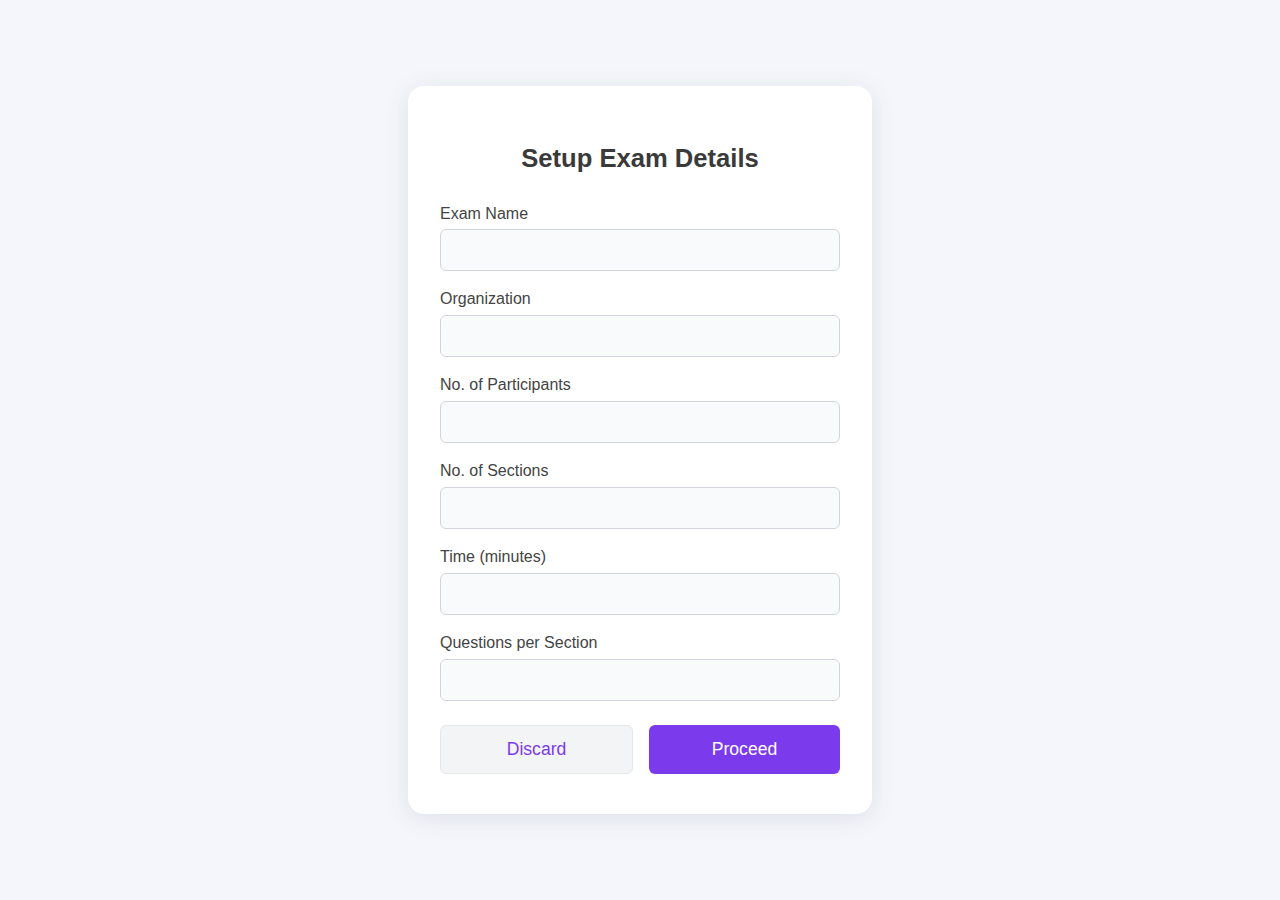
<file: Examcloud Ui/index.html>
<!DOCTYPE html>
<html lang="en">
<head>
  <meta charset="UTF-8">
  <title>Exam Conduction App</title>
  <link rel="stylesheet" href="styles.css">
</head>
<body>
  <main class="centered-card">
    <h1>Setup Exam Details</h1>
    <form id="examForm" autocomplete="off">
      <div class="form-row">
        <label for="examName">Exam Name</label>
        <input type="text" id="examName" required>
      </div>
      <div class="form-row">
        <label for="organization">Organization</label>
        <input type="text" id="organization" required>
      </div>
      <div class="form-row">
        <label for="participants">No. of Participants</label>
        <input type="number" id="participants" min="1" required>
      </div>
      <div class="form-row">
        <label for="sections">No. of Sections</label>
        <input type="number" id="sections" min="1" required>
      </div>
      <div class="form-row">
        <label for="time">Time (minutes)</label>
        <input type="number" id="time" min="1" required>
      </div>
      <div class="form-row">
        <label for="questionsPerSection">Questions per Section</label>
        <input type="number" id="questionsPerSection" min="1" required>
      </div>
      <div class="button-row">
        <button type="button" class="discard-btn">Discard</button>
        <button type="submit" class="proceed-btn">Proceed</button>
      </div>
    </form>
  </main>
  <script src="script.js"></script>
</body>
</html>
</file>
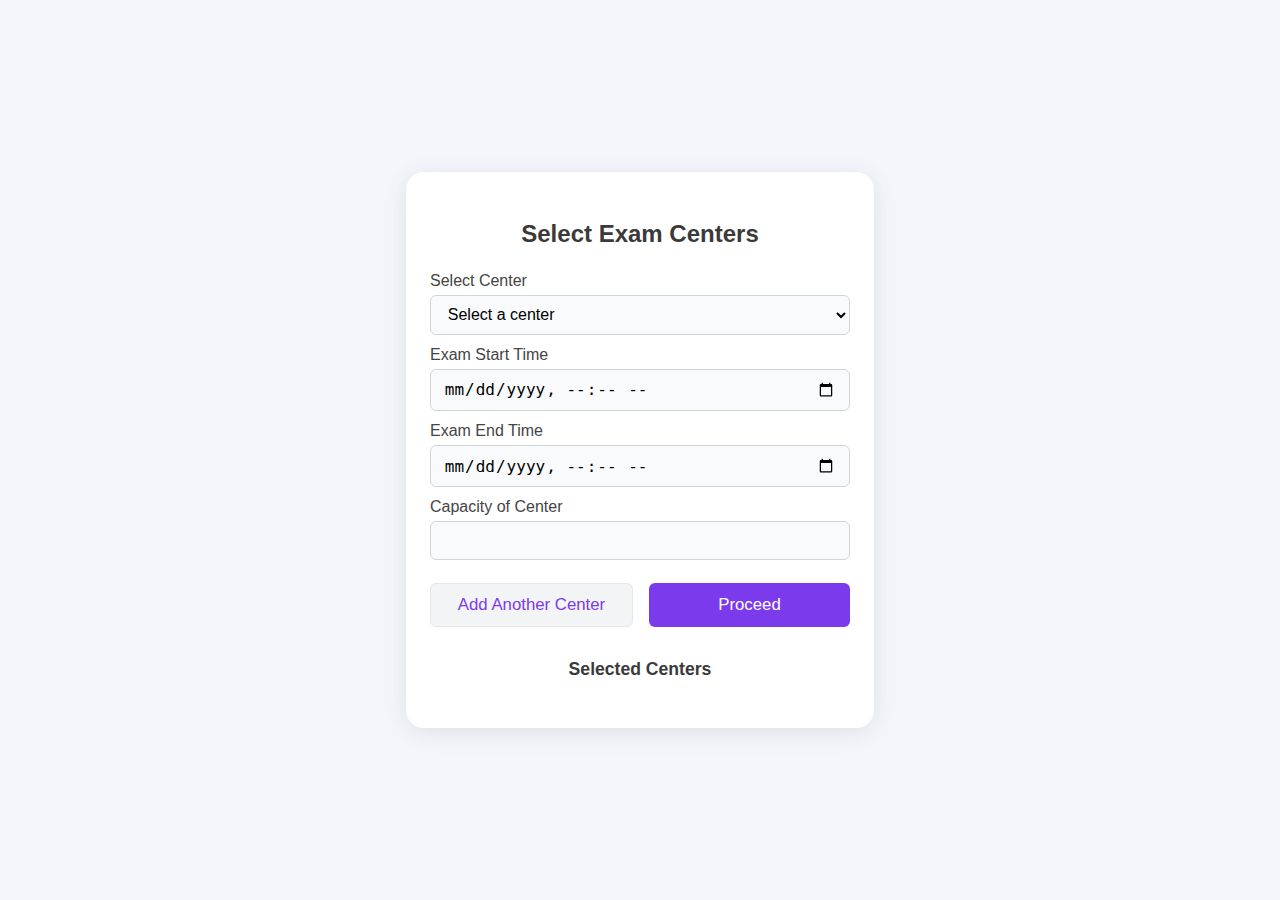
<file: Examcloud Ui/centers.html>
<!DOCTYPE html>
<html lang="en">
<head>
  <meta charset="UTF-8">
  <title>Select Exam Centers</title>
  <link rel="stylesheet" href="centers.css">
</head>
<body>
  <main class="centered-card">
    <h1>Select Exam Centers</h1>
    <form id="centerForm" autocomplete="off">
      <div class="form-row">
        <label for="centerSelect">Select Center</label>
        <select id="centerSelect" required>
          <option value="" disabled selected>Select a center</option>
          <option value="Center 1">Center 1</option>
          <option value="Center 2">Center 2</option>
          <option value="Center 3">Center 3</option>
          <option value="Center 4">Center 4</option>
        </select>
      </div>
      <div class="form-row">
        <label for="examStart">Exam Start Time</label>
        <input type="datetime-local" id="examStart" required>
      </div>
      <div class="form-row">
        <label for="examEnd">Exam End Time</label>
        <input type="datetime-local" id="examEnd" required>
      </div>
      <div class="form-row">
        <label for="centerCapacity">Capacity of Center</label>
        <input type="number" id="centerCapacity" min="1" required>
      </div>
      <div class="button-row">
        <button type="button" id="addCenterBtn">Add Another Center</button>
        <button type="submit" class="proceed-btn">Proceed</button>
      </div>
    </form>
    <section id="selectedCentersSection">
      <h2>Selected Centers</h2>
      <ul id="selectedCentersList"></ul>
    </section>
  </main>
  <script src="centers.js"></script>
</body>
</html>
</file>
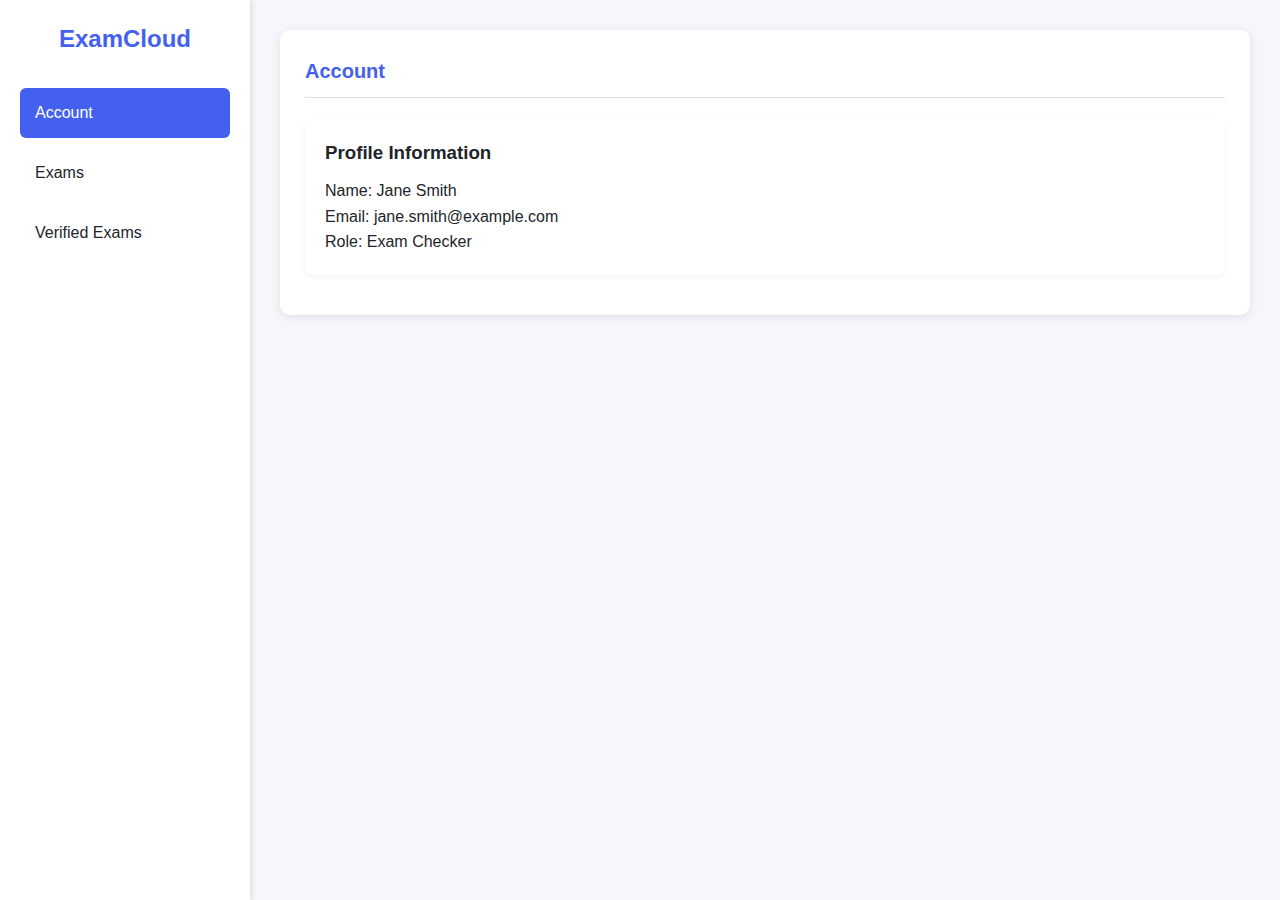
<file: Examcloud Ui/checker-dashboard.html>
<!DOCTYPE html>
<html lang="en">
<head>
    <meta charset="UTF-8">
    <meta name="viewport" content="width=device-width, initial-scale=1.0">
    <title>Checker Dashboard</title>
    <style>
        :root {
            --primary-color: #4361ee;
            --primary-hover: #3a56d4;
            --secondary-color: #f8f9fa;
            --border-color: #dee2e6;
            --text-color: #212529;
            --error-color: #dc3545;
            --success-color: #28a745;
        }
        
        * {
            box-sizing: border-box;
            margin: 0;
            padding: 0;
            font-family: 'Segoe UI', Tahoma, Geneva, Verdana, sans-serif;
        }
        
        body {
            background-color: #f5f7fa;
            color: var(--text-color);
            line-height: 1.6;
        }

        .dashboard-container {
            display: flex;
            min-height: 100vh;
        }

        .sidebar {
            width: 250px;
            background-color: white;
            padding: 20px;
            box-shadow: 2px 0 5px rgba(0, 0, 0, 0.1);
        }

        .main-content {
            flex: 1;
            padding: 30px;
        }

        .logo {
            font-size: 24px;
            font-weight: bold;
            color: var(--primary-color);
            margin-bottom: 30px;
            text-align: center;
        }

        .nav-menu {
            list-style: none;
        }

        .nav-item {
            margin-bottom: 10px;
        }

        .nav-link {
            display: block;
            padding: 12px 15px;
            color: var(--text-color);
            text-decoration: none;
            border-radius: 6px;
            transition: background-color 0.3s;
        }

        .nav-link:hover, .nav-link.active {
            background-color: var(--primary-color);
            color: white;
        }

        .section {
            background-color: white;
            border-radius: 10px;
            padding: 25px;
            box-shadow: 0 2px 10px rgba(0, 0, 0, 0.1);
            margin-bottom: 20px;
        }

        .section-title {
            font-size: 20px;
            font-weight: 600;
            color: var(--primary-color);
            margin-bottom: 20px;
            padding-bottom: 10px;
            border-bottom: 1px solid var(--border-color);
        }

        .card {
            background-color: white;
            border-radius: 8px;
            padding: 20px;
            margin-bottom: 15px;
            box-shadow: 0 2px 5px rgba(0, 0, 0, 0.05);
            cursor: pointer;
            transition: transform 0.2s;
        }

        .card:hover {
            transform: translateY(-2px);
        }

        .card-title {
            font-weight: 600;
            margin-bottom: 10px;
        }

        .exam-list {
            display: grid;
            grid-template-columns: repeat(auto-fill, minmax(300px, 1fr));
            gap: 20px;
            margin-top: 20px;
        }

        .exam-card {
            background-color: white;
            border-radius: 8px;
            padding: 20px;
            box-shadow: 0 2px 5px rgba(0, 0, 0, 0.05);
            cursor: pointer;
            transition: transform 0.2s;
        }

        .exam-card:hover {
            transform: translateY(-2px);
        }

        .exam-info {
            margin-top: 10px;
            font-size: 14px;
            color: #666;
        }

        .status-badge {
            display: inline-block;
            padding: 5px 10px;
            border-radius: 15px;
            font-size: 12px;
            font-weight: 600;
            margin-top: 10px;
        }

        .status-pending {
            background-color: #fff3cd;
            color: #856404;
        }

        .status-verified {
            background-color: #d4edda;
            color: #155724;
        }

        .btn {
            padding: 10px 20px;
            background-color: var(--primary-color);
            color: white;
            border: none;
            border-radius: 6px;
            cursor: pointer;
            text-decoration: none;
            display: inline-block;
            transition: background-color 0.3s;
        }

        .btn:hover {
            background-color: var(--primary-hover);
        }
    </style>
</head>
<body>
    <div class="dashboard-container">
        <div class="sidebar">
            <div class="logo">ExamCloud</div>
            <ul class="nav-menu">
                <li class="nav-item">
                    <a href="#account" class="nav-link active">Account</a>
                </li>
                <li class="nav-item">
                    <a href="#exams" class="nav-link">Exams</a>
                </li>
                <li class="nav-item">
                    <a href="#verified" class="nav-link">Verified Exams</a>
                </li>
            </ul>
        </div>

        <div class="main-content">
            <!-- Account Section -->
            <div id="account" class="section">
                <h2 class="section-title">Account</h2>
                <div class="card">
                    <h3 class="card-title">Profile Information</h3>
                    <p>Name: Jane Smith</p>
                    <p>Email: jane.smith@example.com</p>
                    <p>Role: Exam Checker</p>
                </div>
            </div>

            <!-- Exams Section -->
            <div id="exams" class="section">
                <h2 class="section-title">Exams to Verify</h2>
                <div class="exam-list">
                    <div class="exam-card" onclick="window.location.href='checker.html'">
                        <h3 class="card-title">Mathematics Exam</h3>
                        <div class="exam-info">
                            <p>Created by: John Doe</p>
                            <p>Duration: 60 minutes</p>
                            <p>Questions: 20</p>
                            <span class="status-badge status-pending">Pending Verification</span>
                        </div>
                    </div>
                    <div class="exam-card" onclick="window.location.href='checker.html'">
                        <h3 class="card-title">Physics Exam</h3>
                        <div class="exam-info">
                            <p>Created by: John Doe</p>
                            <p>Duration: 90 minutes</p>
                            <p>Questions: 25</p>
                            <span class="status-badge status-pending">Pending Verification</span>
                        </div>
                    </div>
                </div>
            </div>

            <!-- Verified Exams Section -->
            <div id="verified" class="section">
                <h2 class="section-title">Verified Exams</h2>
                <div class="exam-list">
                    <div class="exam-card" onclick="window.location.href='verified-exams.html'">
                        <h3 class="card-title">Chemistry Exam</h3>
                        <div class="exam-info">
                            <p>Created by: John Doe</p>
                            <p>Duration: 75 minutes</p>
                            <p>Questions: 30</p>
                            <span class="status-badge status-verified">Verified</span>
                        </div>
                    </div>
                </div>
            </div>
        </div>
    </div>

    <script>
        // Add active class to current navigation item
        document.querySelectorAll('.nav-link').forEach(link => {
            link.addEventListener('click', function(e) {
                e.preventDefault();
                document.querySelectorAll('.nav-link').forEach(l => l.classList.remove('active'));
                this.classList.add('active');
                
                const targetId = this.getAttribute('href').substring(1);
                document.querySelectorAll('.section').forEach(section => {
                    section.style.display = 'none';
                });
                document.getElementById(targetId).style.display = 'block';
            });
        });

        // Show account section by default
        document.querySelectorAll('.section').forEach(section => {
            section.style.display = 'none';
        });
        document.getElementById('account').style.display = 'block';
    </script>
</body>
</html>
</file>
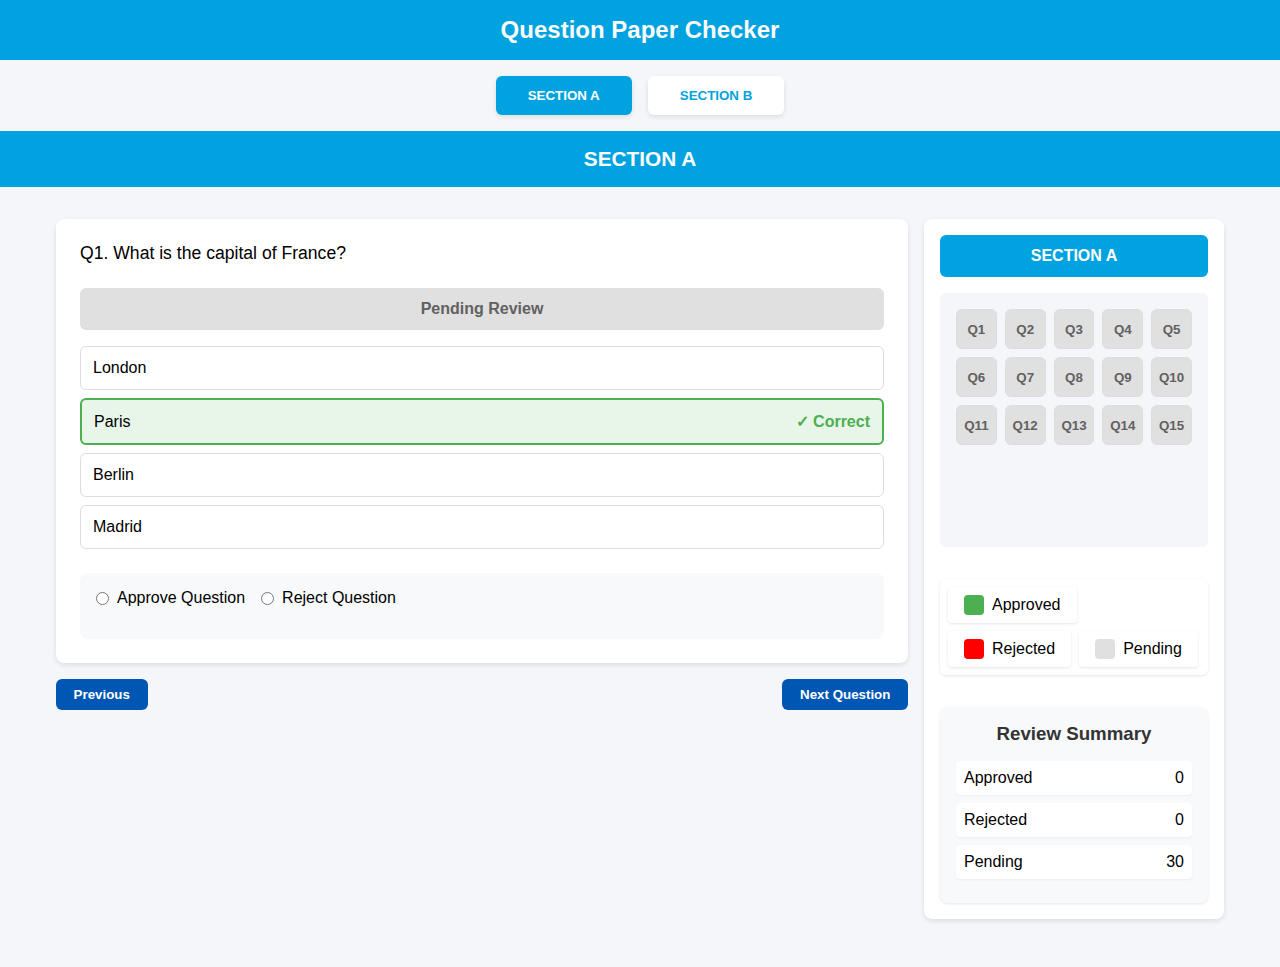
<file: Examcloud Ui/checker.html>
<!DOCTYPE html>
<html lang="en">
<head>
    <meta charset="UTF-8">
    <meta name="viewport" content="width=device-width, initial-scale=1.0">
    <title>Question Paper Checker Dashboard</title>
    <style>
        * {
            margin: 0;
            padding: 0;
            box-sizing: border-box;
            font-family: 'Segoe UI', Tahoma, Geneva, Verdana, sans-serif;
        }

        :root {
            --primary-color: #00A3E0;
            --secondary-color: #0056B3;
            --success-color: #4CAF50;
            --warning-color: red;
            --error-color: #FF4757;
            --background-color: #f5f6fa;
        }

        body {
            background-color: var(--background-color);
            min-height: 100vh;
            padding-bottom: 2rem;
        }

        .header {
            background:var(--primary-color) ;
            color: rgb(252, 251, 251);
            padding: 1rem;
            display: flex;
            justify-content: center;
            align-items: center;
            margin-bottom: 1rem;
        }

        .header .section-title {
         font-weight: bold;
         font-size: 1.3rem; 
        }
        
        .section-nav {
            display: flex;
            justify-content: center;
            gap: 1rem;
            margin: 1rem 0;
        }

        .section-btn {
            padding: 0.75rem 2rem;
            border: none;
            border-radius: 6px;
            background: white;
            color: var(--primary-color);
            cursor: pointer;
            font-weight: bold;
            box-shadow: 0 2px 5px rgba(0,0,0,0.1);
        }

        .section-btn.active {
            background: var(--primary-color);
            color: white;
        }

        .main-content {
            display: flex;
            gap: 1rem;
            padding: 1rem;
            max-width: 1200px;
            margin: 0 auto;
        }

        .question-panel {
            flex: 1;
            min-width: 0;
        }

        .analysis-panel {
            width: 300px;
            flex-shrink: 0;
        }

        .question-container {
            background: white;
            padding: 1.5rem;
            border-radius: 8px;
            box-shadow: 0 2px 5px rgba(0,0,0,0.1);
            margin-bottom: 1rem;
        }

        .question-text {
            font-size: 1.1rem;
            margin-bottom: 1.5rem;
        }

        .options-list {
            list-style: none;
            margin-bottom: 1.5rem;
        }

        .option-item {
            display: flex;
            align-items: center;
            padding: 0.75rem;
            margin: 0.5rem 0;
            border: 1px solid #ddd;
            border-radius: 6px;
            position: relative;
        }

        .correct-answer {
            background-color: #e8f5e9;
            border: 2px solid var(--success-color);
        }

        .correct-tick {
            color: var(--success-color);
            margin-left: auto;
            font-weight: bold;
        }

        .multiple-correct {
            border-left: 4px solid var(--primary-color);
        }

        .status-indicator {
            margin: 1rem 0;
            padding: 0.75rem;
            border-radius: 6px;
            font-weight: bold;
            text-align: center;
        }

        .verified-correct {
            background-color: var(--success-color);
            color: white;
        }

        .needs-correction {
            background-color: var(--warning-color);
            color: white;
        }

        .pending-review {
            background-color: #e0e0e0;
            color: #616161;
        }

        .approval-section {
            margin-top: 1.5rem;
            padding: 1rem;
            background: #f8f9fa;
            border-radius: 8px;
        }

        .approval-options {
            display: flex;
            gap: 1rem;
            margin-bottom: 1rem;
        }

        .approval-option {
            display: flex;
            align-items: center;
            gap: 0.5rem;
        }

        .remark-box {
            width: 100%;
            padding: 0.75rem;
            border: 1px solid #ddd;
            border-radius: 6px;
            min-height: 100px;
            resize: none;
            box-sizing: border-box;
            white-space: pre-wrap;
            word-wrap: break-word;
        }

        .navigation-buttons {
            display: flex;
            justify-content: space-between;
            gap: 1rem;
        }

        .nav-btn {
            padding: 0.5rem 1.1rem;
            border: none;
            border-radius: 6px;
            background: var(--secondary-color);
            color: white;
            cursor: pointer;
            font-weight: bold;
        }

        .question-analysis {
            padding: 1rem;
            background: white;
            border-radius: 8px;
            box-shadow: 0 2px 5px rgba(0,0,0,0.1);
            height: calc(100vh - 200px);
            display: flex;
            flex-direction: column;
        }

        .section-header {
            background: var(--primary-color);
            color: white;
            padding: 0.75rem;
            border-radius: 6px;
            margin-bottom: 1rem;
            text-align: center;
            font-weight: bold;
        }

        .grid-container {
            flex: 1;
            overflow-y: auto;
            margin-bottom: 1rem;
            padding: 0.5rem;
            border-radius: 6px;
            background: var(--background-color);
        }

        .question-grid {
            display: grid;
            grid-template-columns: repeat(5, 1fr);
            gap: 0.5rem;
            padding: 0.5rem;
        }

        .question-btn {
            border: 1px solid #ddd;
            border-radius: 6px;
            font-weight: bold;
            cursor: pointer;
            text-align: center;
            background: white;
            color: #333;
            min-height: 40px;
            display: flex;
            align-items: center;
            justify-content: center;
            transition: all 0.2s ease;
        }

        .question-btn:hover {
            transform: scale(1.05);
            box-shadow: 0 2px 5px rgba(0,0,0,0.2);
        }

        .question-btn.approved {
            background: var(--success-color);
            color: white;
            border: none;
        }

        .question-btn.rejected {
            background: var(--warning-color);
            color: white;
            border: none;
        }

        .question-btn.pending {
            background: #e0e0e0;
            color: #616161;
        }

        .legend {
            display: flex;
            flex-wrap: wrap;
            gap: 0.5rem;
            margin: 1rem 0;
            background: white;
            padding: 0.5rem;
            border-radius: 6px;
            box-shadow: 0 1px 3px rgba(0,0,0,0.1);
        }

        .legend-item {
            padding: 0.5rem 1rem;
            border-radius: 4px;
            display: flex;
            align-items: center;
            gap: 0.5rem;
            background: white;
            box-shadow: 0 1px 3px rgba(0,0,0,0.1);
        }

        .legend-color {
            width: 20px;
            height: 20px;
            border-radius: 4px;
        }

        .summary {
            background: #f8f9fa;
            padding: 1rem;
            border-radius: 8px;
            margin-top: 1rem;
            box-shadow: 0 1px 3px rgba(0,0,0,0.1);
        }

        .summary h3 {
            margin-bottom: 1rem;
            text-align: center;
            color: #333;
        }

        .summary-item {
            display: flex;
            justify-content: space-between;
            margin: 0.5rem 0;
            padding: 0.5rem;
            background: white;
            border-radius: 4px;
            box-shadow: 0 1px 2px rgba(0,0,0,0.05);
        }

        @media (max-width: 768px) {
            .main-content {
                flex-direction: column;
            }
            
            .analysis-panel {
                width: 100%;
            }
            
            .question-grid {
                grid-template-columns: repeat(4, 1fr);
            }
            
            .approval-options {
                flex-direction: column;
            }
        }
    </style>
</head>
<body>
    <div class="header">
        <h2>Question Paper Checker</h2>
    </div>

    <div class="section-nav">
        <button class="section-btn active" onclick="switchSection('A')">SECTION A</button>
        <button class="section-btn" onclick="switchSection('B')">SECTION B</button>
    </div>

    <div class="header">
        <div class="section-title">SECTION A</div>
    </div>

    <div class="main-content">
        <div class="question-panel">
            <div class="question-container" id="questionPanel">
                <div class="question-text" id="questionText"></div>
                <div class="status-indicator pending-review" id="statusIndicator">Pending Review</div>
                <div class="options-list" id="optionsList"></div>
                <div class="approval-section">
                    <div class="approval-options">
                        <label class="approval-option">
                            <input type="radio" name="approval" value="approved" id="approvedRadio">
                            <span>Approve Question</span>
                        </label>
                        <label class="approval-option">
                            <input type="radio" name="approval" value="rejected" id="rejectedRadio">
                            <span>Reject Question</span>
                        </label>
                    </div>
                    <textarea class="remark-box" id="remarkBox" placeholder="Enter correction remarks (required if rejected)" style="display: none;"></textarea>
                </div>
            </div>

            <div class="navigation-buttons">
                <button class="nav-btn" onclick="previousQuestion()">Previous</button>
                <button class="nav-btn" onclick="nextQuestion()" id="nextButton">Next Question</button>
            </div>
        </div>

        <div class="analysis-panel">
            <div class="question-analysis">
                <div class="section-header">SECTION A</div>
                <div class="grid-container">
                    <div class="question-grid" id="questionGrid"></div>
                </div>

                <div class="legend">
                    <div class="legend-item">
                        <div class="legend-color verified-correct"></div>
                        <span>Approved</span>
                    </div>
                    <div class="legend-item">
                        <div class="legend-color needs-correction"></div>
                        <span>Rejected</span>
                    </div>
                    <div class="legend-item">
                        <div class="legend-color pending-review"></div>
                        <span>Pending</span>
                    </div>
                </div>

                <div class="summary">
                    <h3>Review Summary</h3>
                    <div class="summary-item">
                        <span>Approved</span>
                        <span id="approvedCount">0</span>
                    </div>
                    <div class="summary-item">
                        <span>Rejected</span>
                        <span id="rejectedCount">0</span>
                    </div>
                    <div class="summary-item">
                        <span>Pending</span>
                        <span id="pendingCount">30</span>
                    </div>
                </div>
            </div>
        </div>
    </div>

    <script>
        // Complete question data with 30 questions (15 per section)
        const sectionData = {
            'A': {
                questions: [
                    {
                        text: "Q1. What is the capital of France?",
                        options: [
                            {text: "London", correct: false},
                            {text: "Paris", correct: true},
                            {text: "Berlin", correct: false},
                            {text: "Madrid", correct: false}
                        ],
                        type: "single",
                        status: "pending",
                        remark: ""
                    },
                    {
                        text: "Q2. Which numbers are prime? (Select all that apply)",
                        options: [
                            {text: "2", correct: true},
                            {text: "4", correct: false},
                            {text: "7", correct: true},
                            {text: "9", correct: false}
                        ],
                        type: "multiple",
                        status: "pending",
                        remark: ""
                    },
                    {
                        text: "Q3. What is the chemical symbol for Gold?",
                        options: [
                            {text: "Go", correct: false},
                            {text: "Au", correct: true},
                            {text: "Ag", correct: false},
                            {text: "Gd", correct: false}
                        ],
                        type: "single",
                        status: "pending",
                        remark: ""
                    },
                    {
                        text: "Q4. Which of these are programming languages? (Select all that apply)",
                        options: [
                            {text: "Java", correct: true},
                            {text: "HTML", correct: false},
                            {text: "Python", correct: true},
                            {text: "CSS", correct: false}
                        ],
                        type: "multiple",
                        status: "pending",
                        remark: ""
                    },
                    {
                        text: "Q5. Who painted the Mona Lisa?",
                        options: [
                            {text: "Vincent van Gogh", correct: false},
                            {text: "Pablo Picasso", correct: false},
                            {text: "Leonardo da Vinci", correct: true},
                            {text: "Michelangelo", correct: false}
                        ],
                        type: "single",
                        status: "pending",
                        remark: ""
                    },
                    {
                        text: "Q6. Which planets are gas giants? (Select all that apply)",
                        options: [
                            {text: "Mars", correct: false},
                            {text: "Jupiter", correct: true},
                            {text: "Venus", correct: false},
                            {text: "Saturn", correct: true}
                        ],
                        type: "multiple",
                        status: "pending",
                        remark: ""
                    },
                    {
                        text: "Q7. What is the largest ocean on Earth?",
                        options: [
                            {text: "Atlantic Ocean", correct: false},
                            {text: "Indian Ocean", correct: false},
                            {text: "Arctic Ocean", correct: false},
                            {text: "Pacific Ocean", correct: true}
                        ],
                        type: "single",
                        status: "pending",
                        remark: ""
                    },
                    {
                        text: "Q8. Which of these are mammals? (Select all that apply)",
                        options: [
                            {text: "Dolphin", correct: true},
                            {text: "Shark", correct: false},
                            {text: "Bat", correct: true},
                            {text: "Frog", correct: false}
                        ],
                        type: "multiple",
                        status: "pending",
                        remark: ""
                    },
                    {
                        text: "Q9. What is the square root of 64?",
                        options: [
                            {text: "4", correct: false},
                            {text: "6", correct: false},
                            {text: "8", correct: true},
                            {text: "10", correct: false}
                        ],
                        type: "single",
                        status: "pending",
                        remark: ""
                    },
                    {
                        text: "Q10. Which countries are in Asia? (Select all that apply)",
                        options: [
                            {text: "Japan", correct: true},
                            {text: "Brazil", correct: false},
                            {text: "India", correct: true},
                            {text: "Egypt", correct: false}
                        ],
                        type: "multiple",
                        status: "pending",
                        remark: ""
                    },
                    {
                        text: "Q11. Who wrote 'Romeo and Juliet'?",
                        options: [
                            {text: "Charles Dickens", correct: false},
                            {text: "William Shakespeare", correct: true},
                            {text: "Jane Austen", correct: false},
                            {text: "Mark Twain", correct: false}
                        ],
                        type: "single",
                        status: "pending",
                        remark: ""
                    },
                    {
                        text: "Q12. Which of these are primary colors? (Select all that apply)",
                        options: [
                            {text: "Red", correct: true},
                            {text: "Green", correct: false},
                            {text: "Blue", correct: true},
                            {text: "Yellow", correct: true}
                        ],
                        type: "multiple",
                        status: "pending",
                        remark: ""
                    },
                    {
                        text: "Q13. What is the chemical formula for water?",
                        options: [
                            {text: "HO", correct: false},
                            {text: "H2O", correct: true},
                            {text: "H2O2", correct: false},
                            {text: "H3O", correct: false}
                        ],
                        type: "single",
                        status: "pending",
                        remark: ""
                    },
                    {
                        text: "Q14. Which of these are fruits? (Select all that apply)",
                        options: [
                            {text: "Tomato", correct: true},
                            {text: "Carrot", correct: false},
                            {text: "Apple", correct: true},
                            {text: "Potato", correct: false}
                        ],
                        type: "multiple",
                        status: "pending",
                        remark: ""
                    },
                    {
                        text: "Q15. What is the capital of Japan?",
                        options: [
                            {text: "Beijing", correct: false},
                            {text: "Seoul", correct: false},
                            {text: "Tokyo", correct: true},
                            {text: "Bangkok", correct: false}
                        ],
                        type: "single",
                        status: "pending",
                        remark: ""
                    }
                ],
                statuses: new Array(15).fill('pending'),
                currentQuestion: 1
            },
            'B': {
                questions: [
                    {
                        text: "Q1. What is the largest planet in our solar system?",
                        options: [
                            {text: "Earth", correct: false},
                            {text: "Jupiter", correct: true},
                            {text: "Saturn", correct: false},
                            {text: "Neptune", correct: false}
                        ],
                        type: "single",
                        status: "pending",
                        remark: ""
                    },
                    {
                        text: "Q2. Which of these are noble gases? (Select all that apply)",
                        options: [
                            {text: "Helium", correct: true},
                            {text: "Oxygen", correct: false},
                            {text: "Neon", correct: true},
                            {text: "Carbon", correct: false}
                        ],
                        type: "multiple",
                        status: "pending",
                        remark: ""
                    },
                    {
                        text: "Q3. Who discovered penicillin?",
                        options: [
                            {text: "Marie Curie", correct: false},
                            {text: "Alexander Fleming", correct: true},
                            {text: "Albert Einstein", correct: false},
                            {text: "Isaac Newton", correct: false}
                        ],
                        type: "single",
                        status: "pending",
                        remark: ""
                    },
                    {
                        text: "Q4. Which of these are even numbers? (Select all that apply)",
                        options: [
                            {text: "2", correct: true},
                            {text: "5", correct: false},
                            {text: "8", correct: true},
                            {text: "11", correct: false}
                        ],
                        type: "multiple",
                        status: "pending",
                        remark: ""
                    },
                    {
                        text: "Q5. What is the currency of the United Kingdom?",
                        options: [
                            {text: "Euro", correct: false},
                            {text: "Dollar", correct: false},
                            {text: "Pound", correct: true},
                            {text: "Yen", correct: false}
                        ],
                        type: "single",
                        status: "pending",
                        remark: ""
                    },
                    {
                        text: "Q6. Which of these are continents? (Select all that apply)",
                        options: [
                            {text: "Asia", correct: true},
                            {text: "Europe", correct: true},
                            {text: "India", correct: false},
                            {text: "Antarctica", correct: true}
                        ],
                        type: "multiple",
                        status: "pending",
                        remark: ""
                    },
                    {
                        text: "Q7. What is the capital of Australia?",
                        options: [
                            {text: "Sydney", correct: false},
                            {text: "Melbourne", correct: false},
                            {text: "Canberra", correct: true},
                            {text: "Perth", correct: false}
                        ],
                        type: "single",
                        status: "pending",
                        remark: ""
                    },
                    {
                        text: "Q8. Which of these are programming paradigms? (Select all that apply)",
                        options: [
                            {text: "Object-oriented", correct: true},
                            {text: "Functional", correct: true},
                            {text: "Relational", correct: false},
                            {text: "Procedural", correct: true}
                        ],
                        type: "multiple",
                        status: "pending",
                        remark: ""
                    },
                    {
                        text: "Q9. Who is known as the father of computers?",
                        options: [
                            {text: "Bill Gates", correct: false},
                            {text: "Steve Jobs", correct: false},
                            {text: "Charles Babbage", correct: true},
                            {text: "Alan Turing", correct: false}
                        ],
                        type: "single",
                        status: "pending",
                        remark: ""
                    },
                    {
                        text: "Q10. Which of these are search engines? (Select all that apply)",
                        options: [
                            {text: "Google", correct: true},
                            {text: "Facebook", correct: false},
                            {text: "Bing", correct: true},
                            {text: "Twitter", correct: false}
                        ],
                        type: "multiple",
                        status: "pending",
                        remark: ""
                    },
                    {
                        text: "Q11. What is the chemical symbol for Sodium?",
                        options: [
                            {text: "So", correct: false},
                            {text: "Na", correct: true},
                            {text: "Sd", correct: false},
                            {text: "Nm", correct: false}
                        ],
                        type: "single",
                        status: "pending",
                        remark: ""
                    },
                    {
                        text: "Q12. Which of these are database systems? (Select all that apply)",
                        options: [
                            {text: "MySQL", correct: true},
                            {text: "MongoDB", correct: true},
                            {text: "Excel", correct: false},
                            {text: "PostgreSQL", correct: true}
                        ],
                        type: "multiple",
                        status: "pending",
                        remark: ""
                    },
                    {
                        text: "Q13. Who wrote 'The Theory of Relativity'?",
                        options: [
                            {text: "Isaac Newton", correct: false},
                            {text: "Albert Einstein", correct: true},
                            {text: "Stephen Hawking", correct: false},
                            {text: "Galileo Galilei", correct: false}
                        ],
                        type: "single",
                        status: "pending",
                        remark: ""
                    },
                    {
                        text: "Q14. Which of these are web browsers? (Select all that apply)",
                        options: [
                            {text: "Chrome", correct: true},
                            {text: "Firefox", correct: true},
                            {text: "Photoshop", correct: false},
                            {text: "Edge", correct: true}
                        ],
                        type: "multiple",
                        status: "pending",
                        remark: ""
                    },
                    {
                        text: "Q15. What is the capital of Canada?",
                        options: [
                            {text: "Toronto", correct: false},
                            {text: "Ottawa", correct: true},
                            {text: "Vancouver", correct: false},
                            {text: "Montreal", correct: false}
                        ],
                        type: "single",
                        status: "pending",
                        remark: ""
                    }
                ],
                statuses: new Array(15).fill('pending'),
                currentQuestion: 1
            }
        };

        // Initialize variables
        let currentQuestion = 1;
        let currentSection = 'A';

        // DOM elements
        const questionText = document.getElementById('questionText');
        const optionsList = document.getElementById('optionsList');
        const statusIndicator = document.getElementById('statusIndicator');
        const questionGrid = document.getElementById('questionGrid');
        const nextButton = document.getElementById('nextButton');
        const approvedRadio = document.getElementById('approvedRadio');
        const rejectedRadio = document.getElementById('rejectedRadio');
        const remarkBox = document.getElementById('remarkBox');

        // Initialize the dashboard
        function initDashboard() {
            initializeQuestionGrid();
            updateUI();
            setupEventListeners();
        }

        function initializeQuestionGrid() {
            questionGrid.innerHTML = '';
            for (let i = 1; i <= 15; i++) {
                const button = document.createElement('button');
                button.className = 'question-btn pending';
                button.textContent = `Q${i}`;
                button.onclick = () => {
                    loadQuestion(i);
                    updateUI();
                };
                questionGrid.appendChild(button);
            }
        }

        function updateUI() {
            const currentQ = sectionData[currentSection].questions[currentQuestion - 1];
            
            // Update question text
            questionText.textContent = currentQ.text;
            
            // Update options
            optionsList.innerHTML = '';
            currentQ.options.forEach(option => {
                const optionItem = document.createElement('div');
                optionItem.className = `option-item ${option.correct ? 'correct-answer' : ''} ${currentQ.type === 'multiple' ? 'multiple-correct' : ''}`;
                optionItem.innerHTML = `
                    <span>${option.text}</span>
                    ${option.correct ? '<span class="correct-tick">✓ Correct</span>' : ''}
                `;
                optionsList.appendChild(optionItem);
            });
            
            // Update status indicator
            updateStatusIndicator(currentQ.status);
            
            // Update approval controls
            approvedRadio.checked = currentQ.status === 'approved';
            rejectedRadio.checked = currentQ.status === 'rejected';
            remarkBox.value = currentQ.remark || '';
            remarkBox.style.display = rejectedRadio.checked ? 'block' : 'none';
            
            // Update navigation buttons
            updateNavigationButtons();
            
            // Update question grid
            updateQuestionStatus(currentQuestion);
        }

        function updateStatusIndicator(status) {
            statusIndicator.className = `status-indicator ${
                status === 'approved' ? 'verified-correct' :
                status === 'rejected' ? 'needs-correction' : 'pending-review'
            }`;
            statusIndicator.textContent = 
                status === 'approved' ? 'Question Approved' :
                status === 'rejected' ? 'Needs Correction' : 'Pending Review';
        }

        function updateNavigationButtons() {
            const prevBtn = document.querySelector('.nav-btn:first-child');
            prevBtn.disabled = currentQuestion === 1;
            
            if (currentSection === 'A' && currentQuestion === 15) {
                nextButton.textContent = 'Go to Section B';
            } else if (currentSection === 'B' && currentQuestion === 15) {
                nextButton.textContent = 'Final Submit';
            } else {
                nextButton.textContent = 'Next Question';
            }
        }

        function updateQuestionStatus(questionNum) {
            const buttons = document.querySelectorAll('.question-grid button');
            const status = sectionData[currentSection].questions[questionNum - 1].status;
            
            buttons[questionNum - 1].className = `question-btn ${
                status === 'approved' ? 'approved' :
                status === 'rejected' ? 'rejected' : 'pending'
            }`;
        }

        function updateSummary() {
            let approved = 0, rejected = 0, pending = 0;
            
            Object.values(sectionData).forEach(section => {
                section.questions.forEach(question => {
                    if (question.status === 'approved') approved++;
                    else if (question.status === 'rejected') rejected++;
                    else pending++;
                });
            });
            
            document.getElementById('approvedCount').textContent = approved;
            document.getElementById('rejectedCount').textContent = rejected;
            document.getElementById('pendingCount').textContent = pending;
        }

        function loadQuestion(questionNum) {
            currentQuestion = questionNum;
            sectionData[currentSection].currentQuestion = questionNum;
        }

        function switchSection(section) {
            // Save current status before switching
            saveCurrentStatus();
            
            // Switch to new section
            currentSection = section;
            currentQuestion = 1;
            
            // Update UI elements
            document.querySelector('.section-title').textContent = `SECTION ${section}`;
            document.querySelector('.section-header').textContent = `SECTION ${section}`;
            
            // Update section buttons
            document.querySelectorAll('.section-btn').forEach(btn => {
                btn.classList.toggle('active', btn.textContent.includes(section));
            });
            
            // Reinitialize question grid for new section
            initializeQuestionGrid();
            updateUI();
        }

        function nextQuestion() {
            saveCurrentStatus();
            
            if (currentSection === 'A' && currentQuestion === 15) {
                switchSection('B');
            } else if (currentSection === 'B' && currentQuestion === 15) {
                // Handle final submission
                alert('All questions reviewed!');
            } else if (currentQuestion < 15) {
                currentQuestion++;
                updateUI();
            }
        }

        function previousQuestion() {
            if (currentQuestion > 1) {
                currentQuestion--;
                updateUI();
            }
        }

        function saveCurrentStatus() {
            const currentQ = sectionData[currentSection].questions[currentQuestion - 1];
            
            if (approvedRadio.checked) {
                currentQ.status = 'approved';
                currentQ.remark = '';
            } else if (rejectedRadio.checked) {
                currentQ.status = 'rejected';
                currentQ.remark = remarkBox.value;
            }
            
            updateQuestionStatus(currentQuestion);
            updateSummary();
        }

        function setupEventListeners() {
            approvedRadio.addEventListener('change', () => {
                if (approvedRadio.checked) {
                    remarkBox.style.display = 'none';
                }
                saveCurrentStatus();
            });
            
            rejectedRadio.addEventListener('change', () => {
                if (rejectedRadio.checked) {
                    remarkBox.style.display = 'block';
                }
                saveCurrentStatus();
            });
            
            remarkBox.addEventListener('input', function() {
                const currentQ = sectionData[currentSection].questions[currentQuestion - 1];
                if (currentQ.status === 'rejected') {
                    currentQ.remark = this.value;
                }
            });
        }

        // Initialize the dashboard when DOM is loaded
        document.addEventListener('DOMContentLoaded', initDashboard);
    </script>
</body>
</html>
</file>
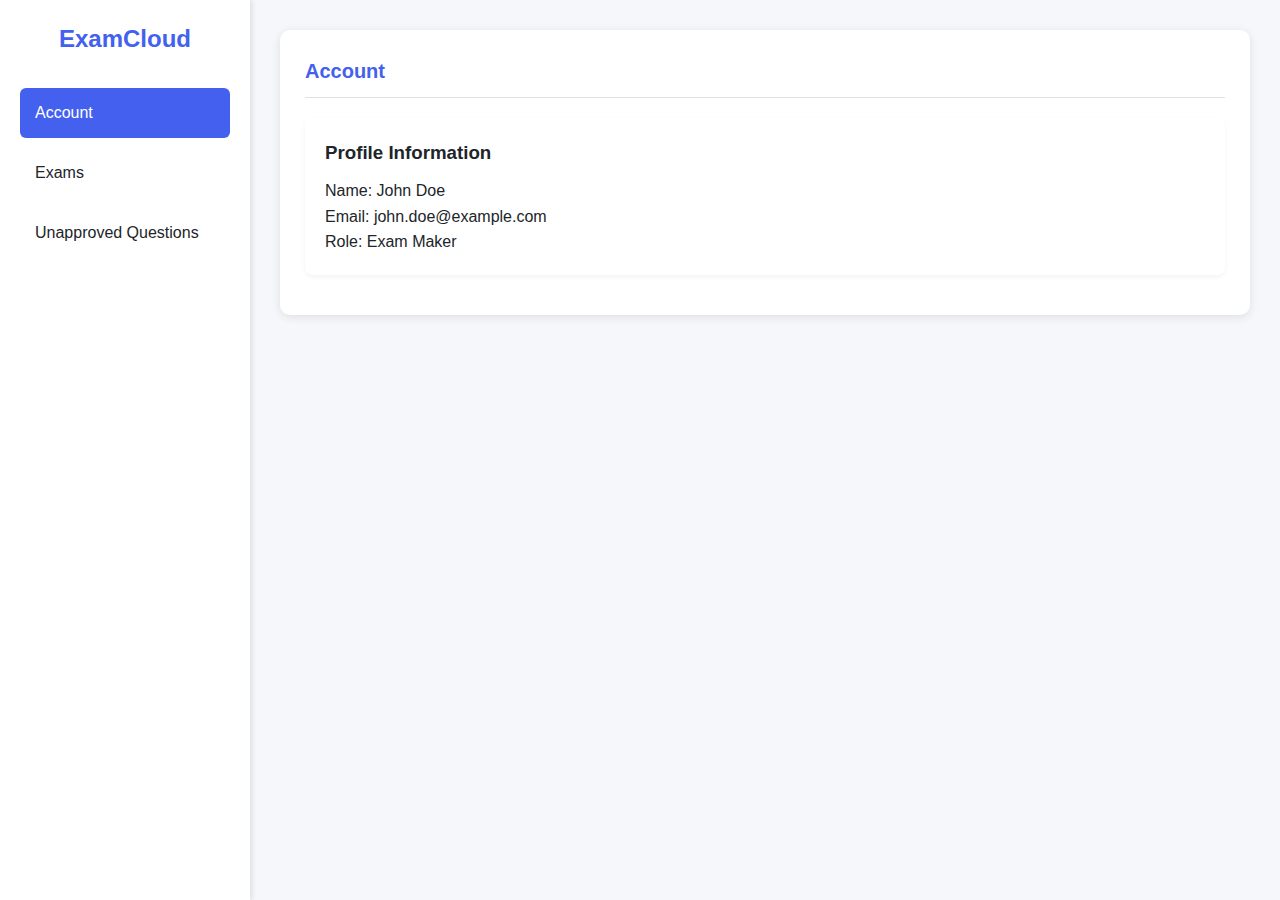
<file: Examcloud Ui/maker-dashboard.html>
<!DOCTYPE html>
<html lang="en">
<head>
    <meta charset="UTF-8">
    <meta name="viewport" content="width=device-width, initial-scale=1.0">
    <title>Maker Dashboard</title>
    <style>
        :root {
            --primary-color: #4361ee;
            --primary-hover: #3a56d4;
            --secondary-color: #f8f9fa;
            --border-color: #dee2e6;
            --text-color: #212529;
            --error-color: #dc3545;
            --success-color: #28a745;
        }
        
        * {
            box-sizing: border-box;
            margin: 0;
            padding: 0;
            font-family: 'Segoe UI', Tahoma, Geneva, Verdana, sans-serif;
        }
        
        body {
            background-color: #f5f7fa;
            color: var(--text-color);
            line-height: 1.6;
        }

        .dashboard-container {
            display: flex;
            min-height: 100vh;
        }

        .sidebar {
            width: 250px;
            background-color: white;
            padding: 20px;
            box-shadow: 2px 0 5px rgba(0, 0, 0, 0.1);
        }

        .main-content {
            flex: 1;
            padding: 30px;
        }

        .logo {
            font-size: 24px;
            font-weight: bold;
            color: var(--primary-color);
            margin-bottom: 30px;
            text-align: center;
        }

        .nav-menu {
            list-style: none;
        }

        .nav-item {
            margin-bottom: 10px;
        }

        .nav-link {
            display: block;
            padding: 12px 15px;
            color: var(--text-color);
            text-decoration: none;
            border-radius: 6px;
            transition: background-color 0.3s;
        }

        .nav-link:hover, .nav-link.active {
            background-color: var(--primary-color);
            color: white;
        }

        .section {
            background-color: white;
            border-radius: 10px;
            padding: 25px;
            box-shadow: 0 2px 10px rgba(0, 0, 0, 0.1);
            margin-bottom: 20px;
        }

        .section-title {
            font-size: 20px;
            font-weight: 600;
            color: var(--primary-color);
            margin-bottom: 20px;
            padding-bottom: 10px;
            border-bottom: 1px solid var(--border-color);
        }

        .card {
            background-color: white;
            border-radius: 8px;
            padding: 20px;
            margin-bottom: 15px;
            box-shadow: 0 2px 5px rgba(0, 0, 0, 0.05);
        }

        .card-title {
            font-weight: 600;
            margin-bottom: 10px;
        }

        .btn {
            padding: 10px 20px;
            background-color: var(--primary-color);
            color: white;
            border: none;
            border-radius: 6px;
            cursor: pointer;
            text-decoration: none;
            display: inline-block;
            transition: background-color 0.3s;
        }

        .btn:hover {
            background-color: var(--primary-hover);
        }

        .status-badge {
            display: inline-block;
            padding: 5px 10px;
            border-radius: 15px;
            font-size: 12px;
            font-weight: 600;
        }

        .status-pending {
            background-color: #fff3cd;
            color: #856404;
        }

        .status-approved {
            background-color: #d4edda;
            color: #155724;
        }
    </style>
</head>
<body>
    <div class="dashboard-container">
        <div class="sidebar">
            <div class="logo">ExamCloud</div>
            <ul class="nav-menu">
                <li class="nav-item">
                    <a href="#account" class="nav-link active">Account</a>
                </li>
                <li class="nav-item">
                    <a href="#exams" class="nav-link">Exams</a>
                </li>
                <li class="nav-item">
                    <a href="#unapproved" class="nav-link">Unapproved Questions</a>
                </li>
            </ul>
        </div>

        <div class="main-content">
            <!-- Account Section -->
            <div id="account" class="section">
                <h2 class="section-title">Account</h2>
                <div class="card">
                    <h3 class="card-title">Profile Information</h3>
                    <p>Name: John Doe</p>
                    <p>Email: john.doe@example.com</p>
                    <p>Role: Exam Maker</p>
                </div>
            </div>

            <!-- Exams Section -->
            <div id="exams" class="section">
                <h2 class="section-title">Exams</h2>
                <a href="maker1.html" class="btn">Create New Exam</a>
                <div class="card">
                    <h3 class="card-title">Recent Exams</h3>
                    <p>No exams created yet.</p>
                </div>
            </div>

            <!-- Unapproved Questions Section -->
            <div id="unapproved" class="section">
                <h2 class="section-title">Unapproved Questions</h2>
                <div class="card">
                    <h3 class="card-title">Pending Approval</h3>
                    <p>No questions pending approval.</p>
                </div>
            </div>
        </div>
    </div>

    <script>
        // Add active class to current navigation item
        document.querySelectorAll('.nav-link').forEach(link => {
            link.addEventListener('click', function(e) {
                e.preventDefault();
                document.querySelectorAll('.nav-link').forEach(l => l.classList.remove('active'));
                this.classList.add('active');
                
                const targetId = this.getAttribute('href').substring(1);
                document.querySelectorAll('.section').forEach(section => {
                    section.style.display = 'none';
                });
                document.getElementById(targetId).style.display = 'block';
            });
        });

        // Show account section by default
        document.querySelectorAll('.section').forEach(section => {
            section.style.display = 'none';
        });
        document.getElementById('account').style.display = 'block';
    </script>
</body>
</html>
</file>
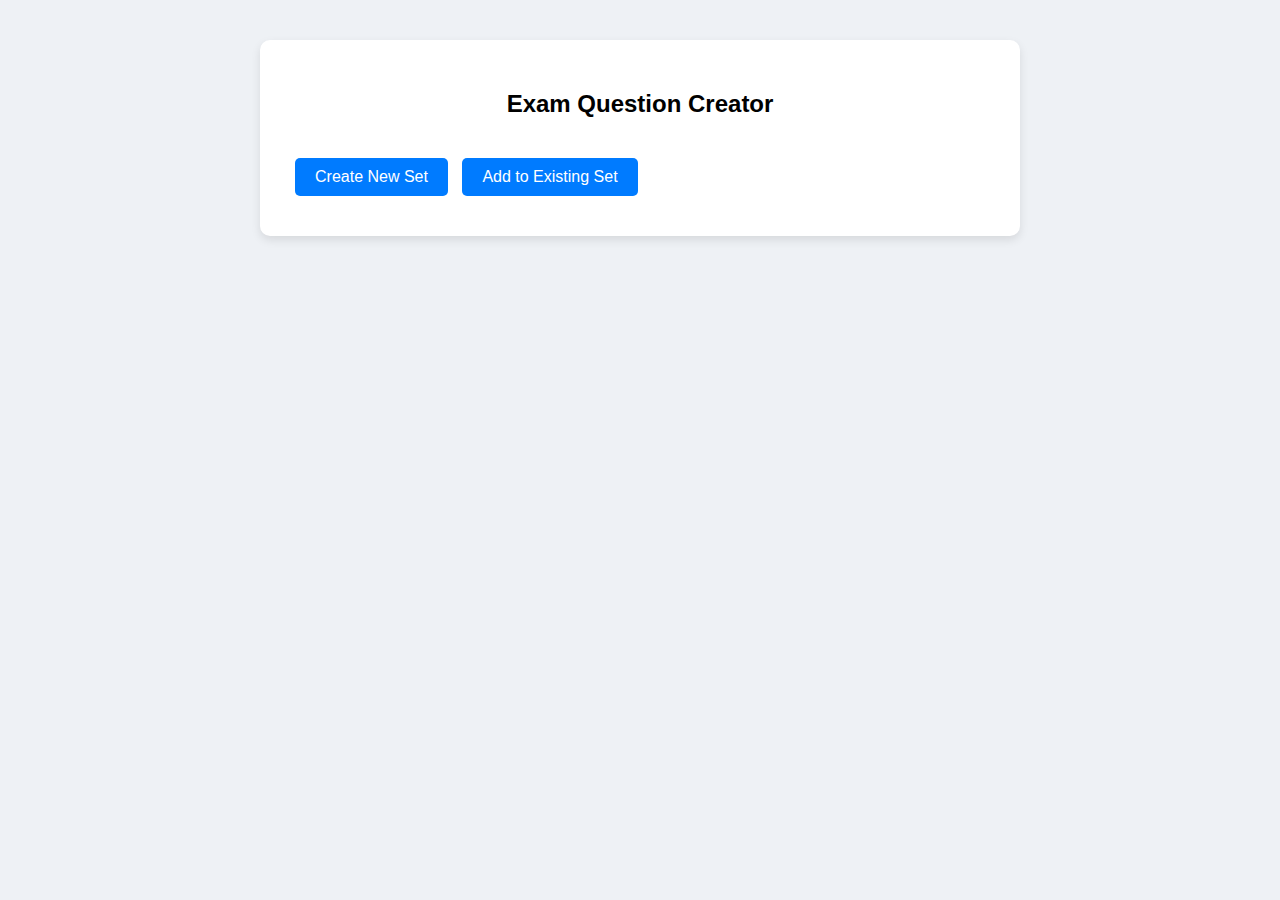
<file: Examcloud Ui/maker.html>
<!DOCTYPE html>
<html lang="en">
<head>
  <meta charset="UTF-8">
  <title>Exam Creator</title>
  <style>
    body {
      font-family: 'Segoe UI', sans-serif;
      background: #eef1f5;
      padding: 40px;
      margin: 0;
    }

    .container {
      max-width: 700px;
      margin: auto;
      background: white;
      padding: 30px;
      border-radius: 10px;
      box-shadow: 0 4px 10px rgba(0,0,0,0.1);
    }

    h2 {
      text-align: center;
      margin-bottom: 30px;
    }

    .step {
      display: none;
    }

    .step.active {
      display: block;
    }

    input, textarea {
      width: 100%;
      padding: 10px;
      margin: 10px 0 20px;
      border: 1px solid #ccc;
      border-radius: 5px;
      font-size: 16px;
    }

    button {
      padding: 10px 20px;
      margin: 10px 5px;
      border: none;
      border-radius: 5px;
      font-size: 16px;
      cursor: pointer;
      background: #007bff;
      color: white;
    }

    button:hover {
      background: #0056b3;
    }

    .btn-secondary {
      background: #6c757d;
    }

    .question-header {
      margin-bottom: 10px;
      font-weight: bold;
    }

    .nav-buttons {
      text-align: right;
    }
  </style>
</head>
<body>

  <div class="container">
    <h2>Exam Question Creator</h2>

    <!-- Step 1: Choose Action -->
    <div id="step1" class="step active">
      <button onclick="chooseAction('new')">Create New Set</button>
      <button onclick="chooseAction('existing')">Add to Existing Set</button>
    </div>

    <!-- Step 2: Enter Set Info -->
    <div id="step2" class="step">
      <input type="text" id="setName" placeholder="Enter Question Set Name">
      <input type="number" id="setCount" placeholder="Enter Number of Questions">
      <div class="nav-buttons">
        <button class="btn-secondary" onclick="goToStep(1)">Back</button>
        <button onclick="startQuestionEntry()">Next</button>
      </div>
    </div>

    <!-- Step 3: Enter Questions One by One -->
    <div id="step3" class="step">
      <div id="questionFormArea"></div>
      <div class="nav-buttons">
        <button class="btn-secondary" onclick="prevQuestion()">Previous</button>
        <button onclick="nextQuestion()">Next</button>
      </div>
    </div>
  </div>

  <script>
    let currentStep = 1;
    let totalQuestions = 0;
    let currentQuestion = 0;
    let questionData = [];

    function goToStep(step) {
      currentStep = step;
      document.querySelectorAll('.step').forEach((s, i) => {
        s.classList.toggle('active', i === step - 1);
      });
    }

    function chooseAction(action) {
      if (action === 'new') goToStep(2);
      else alert("Add to existing not implemented in this demo.");
    }

    function startQuestionEntry() {
      const name = document.getElementById('setName').value.trim();
      const count = parseInt(document.getElementById('setCount').value);

      if (!name || !count || count <= 0) {
        alert("Please enter valid set name and number of questions.");
        return;
      }

      totalQuestions = count;
      questionData = Array.from({ length: count }, () => ({
        question: "", options: ["", "", "", ""], correct: ""
      }));

      currentQuestion = 0;
      renderQuestionForm();
      goToStep(3);
    }

    function renderQuestionForm() {
      const formArea = document.getElementById('questionFormArea');
      const q = questionData[currentQuestion];

      formArea.innerHTML = `
        <div class="question-header">Question ${currentQuestion + 1} of ${totalQuestions}</div>
        <textarea id="qText" placeholder="Enter question" rows="2">${q.question}</textarea>
        <input type="text" id="optA" placeholder="Option A" value="${q.options[0]}">
        <input type="text" id="optB" placeholder="Option B" value="${q.options[1]}">
        <input type="text" id="optC" placeholder="Option C" value="${q.options[2]}">
        <input type="text" id="optD" placeholder="Option D" value="${q.options[3]}">
        <input type="text" id="correctAns" placeholder="Correct Answer (A/B/C/D)" value="${q.correct}">
      `;
    }

    function saveCurrentQuestion() {
      const q = {
        question: document.getElementById('qText').value,
        options: [
          document.getElementById('optA').value,
          document.getElementById('optB').value,
          document.getElementById('optC').value,
          document.getElementById('optD').value
        ],
        correct: document.getElementById('correctAns').value
      };
      questionData[currentQuestion] = q;
    }

    function nextQuestion() {
      saveCurrentQuestion();
      if (currentQuestion < totalQuestions - 1) {
        currentQuestion++;
        renderQuestionForm();
      } else {
        alert("All questions completed! You can now save to backend or export.");
        console.log("Final Data:", questionData);
      }
    }

    function prevQuestion() {
      saveCurrentQuestion();
      if (currentQuestion > 0) {
        currentQuestion--;
        renderQuestionForm();
      }
    }
  </script>
</body>
</html>
</file>
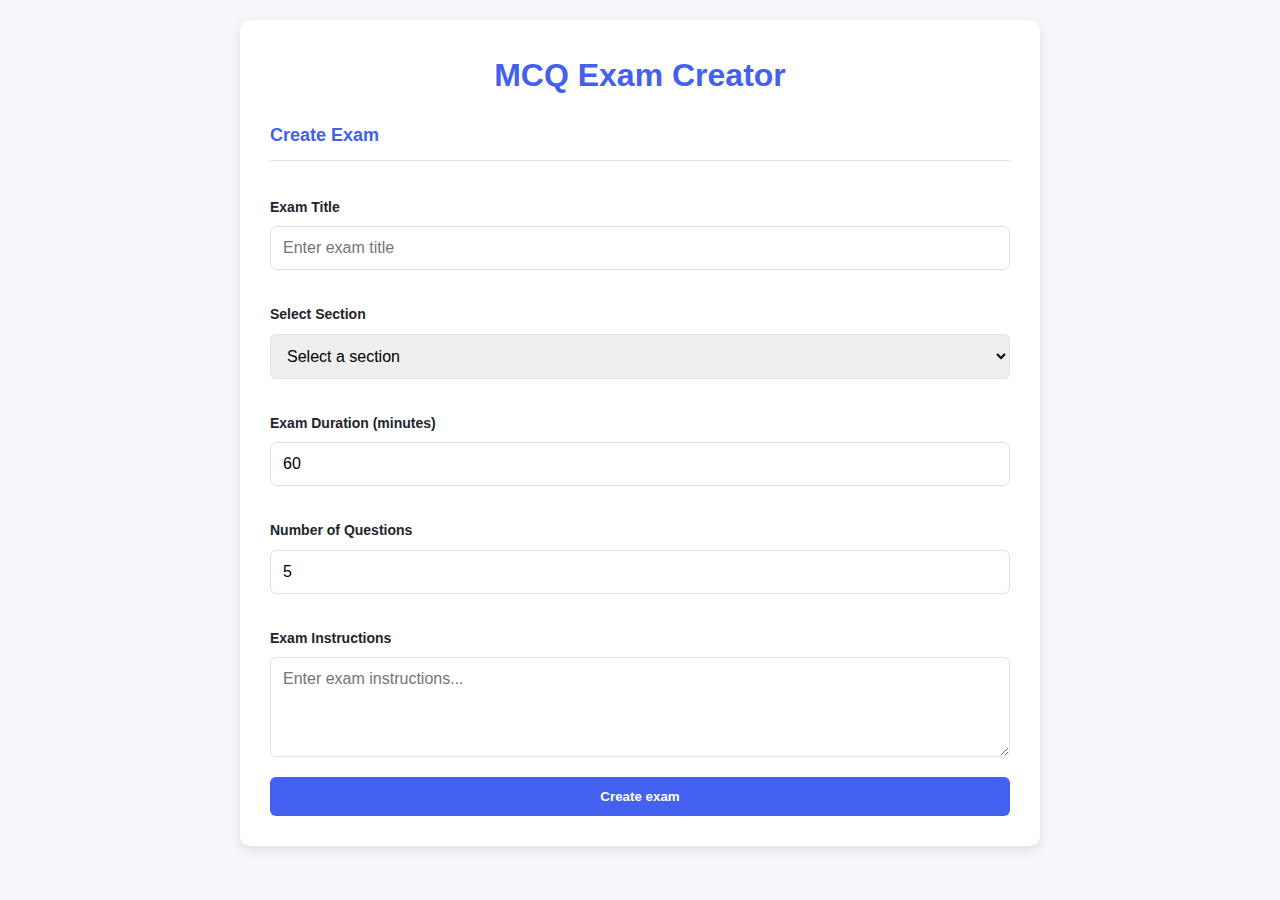
<file: Examcloud Ui/maker1.html>
<!DOCTYPE html>
<html lang="en">
<head>
    <meta charset="UTF-8">
    <meta name="viewport" content="width=device-width, initial-scale=1.0">
    <title>MCQ Question Creator</title>
    <style>
        :root {
            --primary-color: #4361ee;
            --primary-hover: #3a56d4;
            --secondary-color: #f8f9fa;
            --border-color: #dee2e6;
            --text-color: #212529;
            --error-color: #dc3545;
            --success-color: #28a745;
        }
        
        * {
            box-sizing: border-box;
            margin: 0;
            padding: 0;
            font-family: 'Segoe UI', Tahoma, Geneva, Verdana, sans-serif;
        }
        
        body {
            background-color: #f5f7fa;
            color: var(--text-color);
            line-height: 1.6;
            padding: 20px;
        }
        
        .container {
            max-width: 800px;
            margin: 0 auto;
            background-color: white;
            border-radius: 10px;
            box-shadow: 0 4px 12px rgba(0, 0, 0, 0.1);
            padding: 30px;
        }
        
        h1 {
            text-align: center;
            margin-bottom: 20px;
            color: var(--primary-color);
        }
        
        .setup-form, .question-form, .exam-form {
            display: flex;
            flex-direction: column;
            gap: 20px;
        }
        
        .form-group {
            display: flex;
            flex-direction: column;
            gap: 8px;
        }
        
        label {
            font-weight: 600;
            font-size: 14px;
        }
        
        input, select, textarea {
            padding: 12px;
            border: 1px solid var(--border-color);
            border-radius: 6px;
            font-size: 16px;
            transition: border-color 0.3s;
        }
        
        input:focus, select:focus, textarea:focus {
            outline: none;
            border-color: var(--primary-color);
            box-shadow: 0 0 0 3px rgba(67, 97, 238, 0.2);
        }
        
        textarea {
            min-height: 100px;
            resize: vertical;
        }
        
        .button-group {
            display: flex;
            justify-content: space-between;
            gap: 10px;
            margin-top: 20px;
        }
        
        button {
            padding: 12px 24px;
            background-color: var(--primary-color);
            color: white;
            border: none;
            border-radius: 6px;
            cursor: pointer;
            font-weight: 600;
            transition: background-color 0.3s, transform 0.1s;
        }
        
        button:hover {
            background-color: var(--primary-hover);
        }
        
        button:active {
            transform: translateY(1px);
        }
        
        button.secondary {
            background-color: var(--secondary-color);
            color: var(--text-color);
            border: 1px solid var(--border-color);
        }
        
        button.secondary:hover {
            background-color: #e9ecef;
        }
        
        button:disabled {
            background-color: #cccccc;
            cursor: not-allowed;
        }
        
        .progress-indicator {
            text-align: center;
            margin-bottom: 20px;
            font-weight: 600;
            color: var(--primary-color);
        }
        
        .progress-bar {
            width: 100%;
            height: 8px;
            background-color: #e9ecef;
            border-radius: 4px;
            margin-bottom: 30px;
            overflow: hidden;
        }
        
        .progress-bar-fill {
            height: 100%;
            background-color: var(--primary-color);
            transition: width 0.3s ease;
        }
        
        .options-container {
            display: grid;
            grid-template-columns: 1fr 1fr;
            gap: 15px;
        }
        
        .error-message {
            color: var(--error-color);
            font-size: 14px;
            margin-top: 5px;
        }
        
        .correct-answer-group {
            margin-top: 10px;
        }
        
        .checkbox-group {
            display: flex;
            gap: 15px;
            margin-top: 8px;
        }
        
        .checkbox-option {
            display: flex;
            align-items: center;
            gap: 5px;
        }
        
        .checkbox-option input[type="checkbox"] {
            width: 18px;
            height: 18px;
            cursor: pointer;
        }

        .note {
            font-size: 14px;
            color: #666;
            font-style: italic;
        }

        /* Modal styles */
        .modal {
            display: none;
            position: fixed;
            top: 0;
            left: 0;
            width: 100%;
            height: 100%;
            background-color: rgba(0, 0, 0, 0.5);
            justify-content: center;
            align-items: center;
            z-index: 100;
        }
        
        .modal-content {
            background-color: white;
            padding: 30px;
            border-radius: 10px;
            max-width: 500px;
            width: 90%;
            text-align: center;
        }
        
        .modal-buttons {
            display: flex;
            justify-content: center;
            gap: 15px;
            margin-top: 20px;
        }
        
        .section-title {
            font-size: 18px;
            font-weight: 600;
            color: var(--primary-color);
            margin-bottom: 15px;
            padding-bottom: 10px;
            border-bottom: 1px solid var(--border-color);
        }
        
        @media (max-width: 768px) {
            .container {
                padding: 20px;
            }
            
            .options-container {
                grid-template-columns: 1fr;
            }
            
            .button-group {
                flex-direction: column;
            }
            
            button {
                width: 100%;
            }
        }
    </style>
</head>
<body>
    <div class="container">
        <h1>MCQ Exam Creator</h1>
        
        <!-- Step 1: Setup Form -->
        <div id="setup-form" class="setup-form">
            <div class="section-title">Create Exam</div>
            
            <!-- Exam details section -->
            <div class="form-group">
                <label for="exam-title">Exam Title</label>
                <input type="text" id="exam-title" placeholder="Enter exam title" required>
                <div id="exam-title-error" class="error-message"></div>
            </div>
            
            <div class="form-group">
                <label for="section">Select Section</label>
                <select id="section" required>
                    <option value="">Select a section</option>
                    <option value="Math">Math</option>
                    <option value="Physics">Physics</option>
                    <option value="Chemistry">Chemistry</option>
                    <option value="Biology">Biology</option>
                    <option value="Computer Science">Computer Science</option>
                    <option value="English">English</option>
                    <option value="History">History</option>
                    <option value="Geography">Geography</option>
                </select>
                <div id="section-error" class="error-message"></div>
            </div>
            
            <div class="form-group">
                <label for="exam-duration">Exam Duration (minutes)</label>
                <input type="number" id="exam-duration" min="5" max="240" value="60" required>
                <div id="exam-duration-error" class="error-message"></div>
            </div>
            
            <div class="form-group">
                <label for="question-count">Number of Questions</label>
                <input type="number" id="question-count" min="1" max="50" value="5" required>
                <div id="question-count-error" class="error-message"></div>
            </div>
            
            <div class="form-group">
                <label for="exam-instructions">Exam Instructions</label>
                <textarea id="exam-instructions" placeholder="Enter exam instructions..."></textarea>
            </div>
            
            <button id="create-button"> Create exam </button>
        </div>
        
        <!-- Step 2: Question Form -->
        <div id="question-form" class="question-form" style="display: none;">
            <div class="progress-indicator">
                Question <span id="current-question">1</span> of <span id="total-questions">5</span>
            </div>
            
            <div class="progress-bar">
                <div id="progress-bar-fill" class="progress-bar-fill" style="width: 0%"></div>
            </div>
            
            <div class="form-group">
                <label for="question-text">Question Text</label>
                <textarea id="question-text" placeholder="Enter your question here..." required></textarea>
                <div id="question-text-error" class="error-message"></div>
            </div>
            
            <div class="options-container">
                <div class="form-group">
                    <label for="option-a">Option A</label>
                    <input type="text" id="option-a" placeholder="Enter option A" required>
                    <div id="option-a-error" class="error-message"></div>
                </div>
                
                <div class="form-group">
                    <label for="option-b">Option B</label>
                    <input type="text" id="option-b" placeholder="Enter option B" required>
                    <div id="option-b-error" class="error-message"></div>
                </div>
                
                <div class="form-group">
                    <label for="option-c">Option C</label>
                    <input type="text" id="option-c" placeholder="Enter option C" required>
                    <div id="option-c-error" class="error-message"></div>
                </div>
                
                <div class="form-group">
                    <label for="option-d">Option D</label>
                    <input type="text" id="option-d" placeholder="Enter option D" required>
                    <div id="option-d-error" class="error-message"></div>
                </div>
            </div>
            
            <div class="form-group correct-answer-group">
                <label>Correct Answer(s)</label>
                <div class="note">Check all correct options. At least one answer must be selected.</div>
                <div class="checkbox-group">
                    <div class="checkbox-option">
                        <input type="checkbox" id="correct-a" name="correct-answer" value="A" checked>
                        <label for="correct-a">A</label>
                    </div>
                    
                    <div class="checkbox-option">
                        <input type="checkbox" id="correct-b" name="correct-answer" value="B">
                        <label for="correct-b">B</label>
                    </div>
                    
                    <div class="checkbox-option">
                        <input type="checkbox" id="correct-c" name="correct-answer" value="C">
                        <label for="correct-c">C</label>
                    </div>
                    
                    <div class="checkbox-option">
                        <input type="checkbox" id="correct-d" name="correct-answer" value="D">
                        <label for="correct-d">D</label>
                    </div>
                </div>
                <div id="correct-answer-error" class="error-message"></div>
            </div>
            
            <div class="button-group">
                <button id="prev-button" class="secondary" disabled>Previous</button>
                <button id="next-button">Next</button>
                <button id="submit-button" style="display: none;">Submit Exam</button>
            </div>
        </div>
        
        <!-- Confirmation Modal -->
        <div id="confirmation-modal" class="modal">
            <div class="modal-content">
                <h2>Confirm Submission</h2>
                <p>Are you sure you want to submit this exam?</p>
                <div class="modal-buttons">
                    <button id="cancel-submit" class="secondary">Cancel</button>
                    <button id="confirm-submit">Submit</button>
                </div>
            </div>
        </div>
        
        <!-- Success Modal -->
        <div id="success-modal" class="modal">
            <div class="modal-content">
                <h2>Success!</h2>
                <p id="success-message">Your exam has been created successfully.</p>
                <div class="modal-buttons">
                    <button id="create-new" class="secondary">Create New Exam</button>
                </div>
            </div>
        </div>
    </div>

    <script>
        // State management
        const state = {
            section: '',
            totalQuestions: 5,
            currentQuestionIndex: 0,
            questions: [],
            examTitle: '',
            examDuration: 60,
            examInstructions: ''
        };

        // DOM Elements
        const setupForm = document.getElementById('setup-form');
        const questionForm = document.getElementById('question-form');
        const create = document.getElementById('create-button');
        const prevButton = document.getElementById('prev-button');
        const nextButton = document.getElementById('next-button');
        const submitButton = document.getElementById('submit-button');
        const confirmationModal = document.getElementById('confirmation-modal');
        const successModal = document.getElementById('success-modal');
        const cancelSubmit = document.getElementById('cancel-submit');
        const confirmSubmit = document.getElementById('confirm-submit');
        const createNew = document.getElementById('create-new');

        // Initialize empty questions when starting
        function initializeQuestions(count) {
            state.questions = [];
            for (let i = 0; i < count; i++) {
                state.questions.push({
                    questionText: '',
                    options: {
                        A: '',
                        B: '',
                        C: '',
                        D: ''
                    },
                    correctAnswers: ['A'] // Default to A being selected
                });
            }
        }

        // Start adding questions
        create.addEventListener('click', () => {
            const examTitle = document.getElementById('exam-title').value;
            const section = document.getElementById('section').value;
            const examDuration = parseInt(document.getElementById('exam-duration').value);
            const questionCount = parseInt(document.getElementById('question-count').value);
            let hasError = false;
            
            // Validate exam title
            if (!examTitle.trim()) {
                document.getElementById('exam-title-error').textContent = 'Please enter an exam title';
                hasError = true;
            } else {
                document.getElementById('exam-title-error').textContent = '';
            }
            
            // Validate section
            if (!section) {
                document.getElementById('section-error').textContent = 'Please select a section';
                hasError = true;
            } else {
                document.getElementById('section-error').textContent = '';
            }
            
            // Validate exam duration
            if (!examDuration || examDuration < 5 || examDuration > 240) {
                document.getElementById('exam-duration-error').textContent = 'Please enter a duration between 5 and 240 minutes';
                hasError = true;
            } else {
                document.getElementById('exam-duration-error').textContent = '';
            }
            
            // Validate question count
            if (!questionCount || questionCount < 1 || questionCount > 50) {
                document.getElementById('question-count-error').textContent = 'Please enter a number between 1 and 50';
                hasError = true;
            } else {
                document.getElementById('question-count-error').textContent = '';
            }
            
            if (hasError) return;
            
            // Set state
            state.examTitle = examTitle;
            state.section = section;
            state.examDuration = examDuration;
            state.totalQuestions = questionCount;
            state.currentQuestionIndex = 0;
            state.examInstructions = document.getElementById('exam-instructions').value;
            
            // Initialize questions
            initializeQuestions(questionCount);
            
            // Update UI
            document.getElementById('total-questions').textContent = questionCount;
            document.getElementById('current-question').textContent = '1';
            document.getElementById('progress-bar-fill').style.width = `${(1 / questionCount) * 100}%`;
            
            // Hide setup form, show question form
            setupForm.style.display = 'none';
            questionForm.style.display = 'block';
            
            // Load first question (empty)
            loadQuestion(0);
        });

        // Load question data into the form
        function loadQuestion(index) {
            const question = state.questions[index];
            
            document.getElementById('question-text').value = question.questionText;
            document.getElementById('option-a').value = question.options.A;
            document.getElementById('option-b').value = question.options.B;
            document.getElementById('option-c').value = question.options.C;
            document.getElementById('option-d').value = question.options.D;
            
            // Set correct answer checkboxes
            const options = ['A', 'B', 'C', 'D'];
            options.forEach(option => {
                document.getElementById(`correct-${option.toLowerCase()}`).checked = 
                    question.correctAnswers.includes(option);
            });
            
            // Update navigation buttons
            prevButton.disabled = index === 0;
            
            if (index === state.totalQuestions - 1) {
                nextButton.style.display = 'none';
                submitButton.style.display = 'block';
            } else {
                nextButton.style.display = 'block';
                submitButton.style.display = 'none';
            }
            
            // Update progress indicator
            document.getElementById('current-question').textContent = index + 1;
            document.getElementById('progress-bar-fill').style.width = `${((index + 1) / state.totalQuestions) * 100}%`;
            
            // Clear error messages
            clearErrorMessages();
        }

        // Save current question data
        function saveCurrentQuestion() {
            const index = state.currentQuestionIndex;
            const question = state.questions[index];
            
            question.questionText = document.getElementById('question-text').value;
            question.options.A = document.getElementById('option-a').value;
            question.options.B = document.getElementById('option-b').value;
            question.options.C = document.getElementById('option-c').value;
            question.options.D = document.getElementById('option-d').value;
            
            // Get all checked correct answers
            const correctAnswers = [];
            const options = ['A', 'B', 'C', 'D'];
            options.forEach(option => {
                if (document.getElementById(`correct-${option.toLowerCase()}`).checked) {
                    correctAnswers.push(option);
                }
            });
            
            question.correctAnswers = correctAnswers;
            state.questions[index] = question;
        }

        // Validate current question
        function validateCurrentQuestion() {
            let isValid = true;
            
            // Validate question text
            if (!document.getElementById('question-text').value.trim()) {
                document.getElementById('question-text-error').textContent = 'Please enter the question text';
                isValid = false;
            } else {
                document.getElementById('question-text-error').textContent = '';
            }
            
            // Validate options
            const options = ['a', 'b', 'c', 'd'];
            options.forEach(option => {
                if (!document.getElementById(`option-${option}`).value.trim()) {
                    document.getElementById(`option-${option}-error`).textContent = `Please enter option ${option.toUpperCase()}`;
                    isValid = false;
                } else {
                    document.getElementById(`option-${option}-error`).textContent = '';
                }
            });
            
            // Validate at least one correct answer is selected
            const correctCheckboxes = document.querySelectorAll('input[name="correct-answer"]:checked');
            if (correctCheckboxes.length === 0) {
                document.getElementById('correct-answer-error').textContent = 'Please select at least one correct answer';
                isValid = false;
            } else {
                document.getElementById('correct-answer-error').textContent = '';
            }
            
            return isValid;
        }

        // Clear all error messages
        function clearErrorMessages() {
            const errorElements = document.querySelectorAll('.error-message');
            errorElements.forEach(element => {
                element.textContent = '';
            });
        }

        // Handle next button click
        nextButton.addEventListener('click', () => {
            // Validate current question
            if (!validateCurrentQuestion()) return;
            
            // Save current question
            saveCurrentQuestion();
            
            // Move to next question
            state.currentQuestionIndex++;
            loadQuestion(state.currentQuestionIndex);
        });

        // Handle previous button click
        prevButton.addEventListener('click', () => {
            // Save current question without validation
            saveCurrentQuestion();
            
            // Move to previous question
            state.currentQuestionIndex--;
            loadQuestion(state.currentQuestionIndex);
        });

        // Handle submit button click
        submitButton.addEventListener('click', () => {
            // Validate current question
            if (!validateCurrentQuestion()) return;
            
            // Save current question
            saveCurrentQuestion();
            
            // Show confirmation modal
            confirmationModal.style.display = 'flex';
        });

        // Handle cancel submit
        cancelSubmit.addEventListener('click', () => {
            confirmationModal.style.display = 'none';
        });

        // Handle confirm submit
        confirmSubmit.addEventListener('click', () => {
            confirmationModal.style.display = 'none';
            
            // Prepare data for submission
            const submissionData = {
                examTitle: state.examTitle,
                section: state.section,
                examDuration: state.examDuration,
                examInstructions: state.examInstructions,
                questions: state.questions
            };
            
            // Log the data (for demonstration)
            console.log('Submitting exam:', submissionData);
            
            // Send data to backend
            fetch('/api/maker', {
                method: 'POST',
                headers: {
                    'Content-Type': 'application/json'
                },
                body: JSON.stringify(submissionData)
            })
            .then(response => {
                // Show success modal (in real app, check response first)
                successModal.style.display = 'flex';
            })
            .catch(error => {
                console.error('Error submitting exam:', error);
                // In a real app, show error message to user
                alert('There was an error creating your exam. Please try again.');
            });
        });

        // Handle create new button
        createNew.addEventListener('click', () => {
            successModal.style.display = 'none';
            questionForm.style.display = 'none';
            setupForm.style.display = 'flex';
            
            // Reset form values
            document.getElementById('exam-title').value = '';
            document.getElementById('section').value = '';
            document.getElementById('exam-duration').value = '60';
            document.getElementById('question-count').value = '5';
            document.getElementById('exam-instructions').value = '';
        });
    </script>
</body>
</html>
</file>
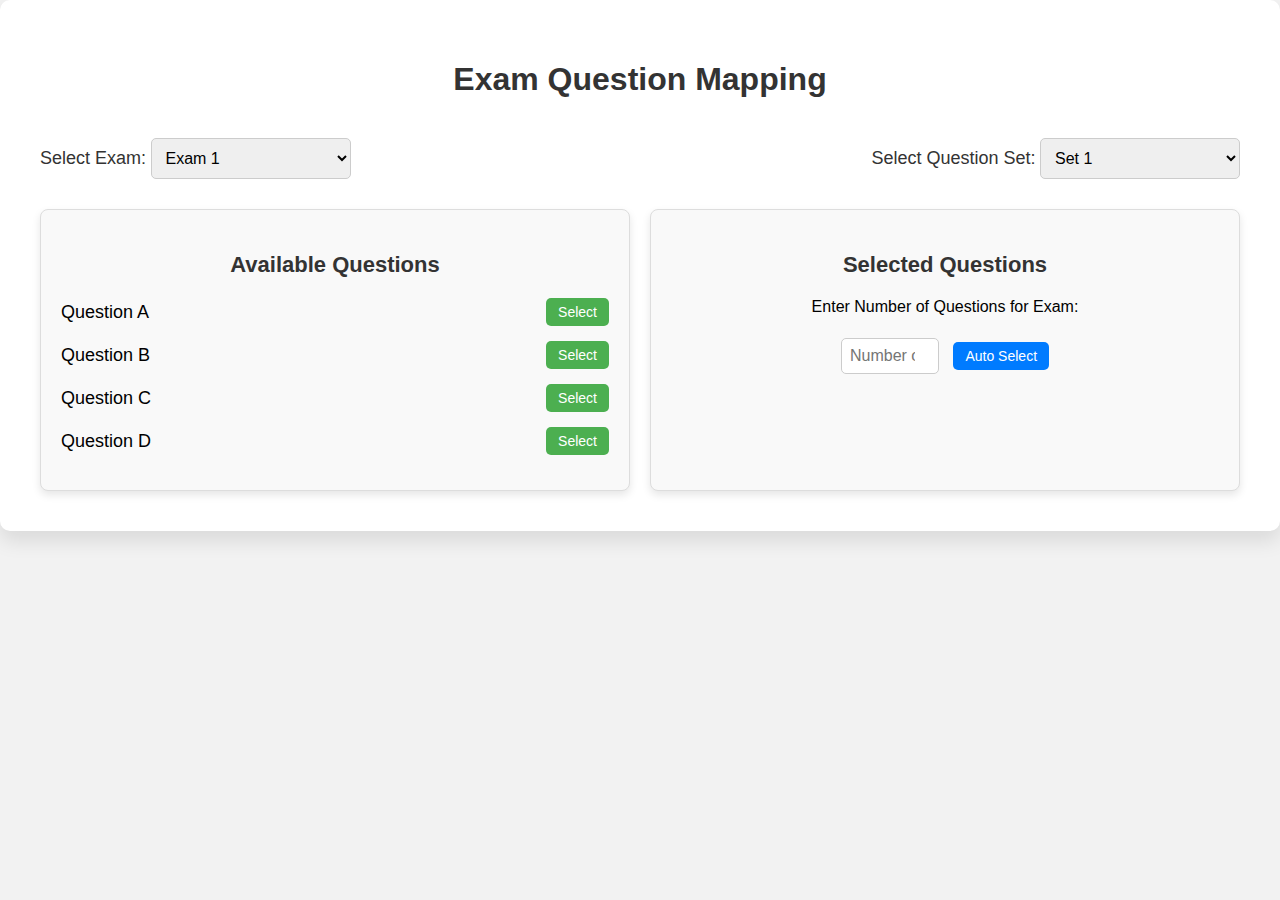
<file: Examcloud Ui/selection.html>
<!DOCTYPE html>
<html lang="en">
<head>
    <meta charset="UTF-8">
    <meta name="viewport" content="width=device-width, initial-scale=1.0">
    <title>Question Mapping Stage</title>
    <style>
        body {
            font-family: 'Arial', sans-serif;
            background-color: #f2f2f2;
            margin: 0;
            padding: 0;
        }

        .container {
            max-width: 1200px;
            margin: 0 auto;
            background-color: #fff;
            padding: 40px;
            border-radius: 10px;
            box-shadow: 0 10px 20px rgba(0, 0, 0, 0.1);
        }

        h1 {
            text-align: center;
            margin-bottom: 40px;
            font-size: 32px;
            color: #333;
        }

        .selection-container {
            display: flex;
            justify-content: space-between;
            margin-bottom: 30px;
            align-items: center;
        }

        .selection-container label {
            font-size: 18px;
            color: #333;
        }

        .selection-container select {
            padding: 10px;
            font-size: 16px;
            border-radius: 5px;
            border: 1px solid #ccc;
            width: 200px;
        }

        .frames-container {
            display: flex;
            justify-content: space-between;
            gap: 20px;
        }

        .frame {
            width: 48%;
            padding: 20px;
            border-radius: 8px;
            border: 1px solid #ddd;
            background-color: #f9f9f9;
            box-shadow: 0 4px 8px rgba(0, 0, 0, 0.1);
        }

        .frame h3 {
            font-size: 22px;
            text-align: center;
            margin-bottom: 20px;
            color: #333;
        }

        ul {
            list-style-type: none;
            padding-left: 0;
            margin: 0;
        }

        li {
            margin: 15px 0;
            font-size: 18px;
            display: flex;
            align-items: center;
            justify-content: space-between;
        }

        button {
            padding: 6px 12px;
            font-size: 14px;
            background-color: #4CAF50;
            color: white;
            border: none;
            border-radius: 5px;
            cursor: pointer;
            transition: background-color 0.3s;
        }

        button:hover {
            background-color: #45a049;
        }

        input[type="number"] {
            padding: 8px;
            font-size: 16px;
            width: 80px;
            border-radius: 5px;
            border: 1px solid #ccc;
            margin-right: 10px;
        }

        .action-container {
            margin-top: 20px;
            text-align: center;
        }

        .action-container button {
            background-color: #007BFF;
            border-radius: 5px;
            margin-top: 10px;
        }

        .action-container button:hover {
            background-color: #0056b3;
        }

        .error-message {
            color: red;
            font-size: 16px;
            text-align: center;
            margin-top: 20px;
        }

    </style>
</head>
<body>
    <div class="container">
        <h1>Exam Question Mapping</h1>

        <!-- Exam and Question Set Selection -->
        <div class="selection-container">
            <div>
                <label for="exam-name">Select Exam:</label>
                <select id="exam-name">
                    <option value="exam1">Exam 1</option>
                    <option value="exam2">Exam 2</option>
                    <option value="exam3">Exam 3</option>
                </select>
            </div>

            <div>
                <label for="question-set">Select Question Set:</label>
                <select id="question-set">
                    <option value="set1">Set 1</option>
                    <option value="set2">Set 2</option>
                    <option value="set3">Set 3</option>
                </select>
            </div>
        </div>

        <!-- Frames for Questions -->
        <div class="frames-container">
            <!-- Left Frame -->
            <div class="frame" id="left-frame">
                <h3>Available Questions</h3>
                <ul id="available-questions">
                    <li>Question A <button onclick="selectQuestion('A')">Select</button></li>
                    <li>Question B <button onclick="selectQuestion('B')">Select</button></li>
                    <li>Question C <button onclick="selectQuestion('C')">Select</button></li>
                    <li>Question D <button onclick="selectQuestion('D')">Select</button></li>
                </ul>
            </div>

            <!-- Right Frame -->
            <div class="frame" id="right-frame">
                <h3>Selected Questions</h3>
                <div class="action-container">
                    <p>Enter Number of Questions for Exam:</p>
                    <input type="number" id="num-questions" placeholder="Number of Questions" min="1">
                    <button onclick="autoSelectQuestions()">Auto Select</button>
                </div>
                <ul id="selected-questions"></ul>
                <div class="error-message" id="error-message"></div>
            </div>
        </div>
    </div>

    <script>
        let selectedQuestionsCount = 0;

        // Select a question and move it to the right frame
        function selectQuestion(question) {
            const numQuestions = parseInt(document.getElementById('num-questions').value);
            if (selectedQuestionsCount >= numQuestions) {
                showError("You cannot select more questions than the specified limit.");
                return;
            }
            const selectedQuestionsList = document.getElementById('selected-questions');
            const newQuestion = document.createElement('li');
            newQuestion.textContent = `Question ${question}`;

            selectedQuestionsList.appendChild(newQuestion);
            selectedQuestionsCount++;
        }

        // Auto-select random questions based on the number entered
        function autoSelectQuestions() {
            const numQuestions = parseInt(document.getElementById('num-questions').value);
            const availableQuestions = ['A', 'B', 'C', 'D'];
            const selectedQuestionsList = document.getElementById('selected-questions');
            selectedQuestionsList.innerHTML = ''; // Clear previous selections
            selectedQuestionsCount = 0;

            if (isNaN(numQuestions) || numQuestions <= 0) {
                showError("Please enter a valid number of questions.");
                return;
            }

            // Randomly select the required number of questions
            for (let i = 0; i < numQuestions; i++) {
                if (availableQuestions.length === 0) {
                    break;
                }
                const randomIndex = Math.floor(Math.random() * availableQuestions.length);
                const question = availableQuestions[randomIndex];
                availableQuestions.splice(randomIndex, 1); // Remove selected question

                const newQuestion = document.createElement('li');
                newQuestion.textContent = `Question ${question}`;
                selectedQuestionsList.appendChild(newQuestion);
                selectedQuestionsCount++;
            }
        }

        // Show error message
        function showError(message) {
            const errorMessage = document.getElementById('error-message');
            errorMessage.textContent = message;
        }
    </script>
</body>
</html>
</file>
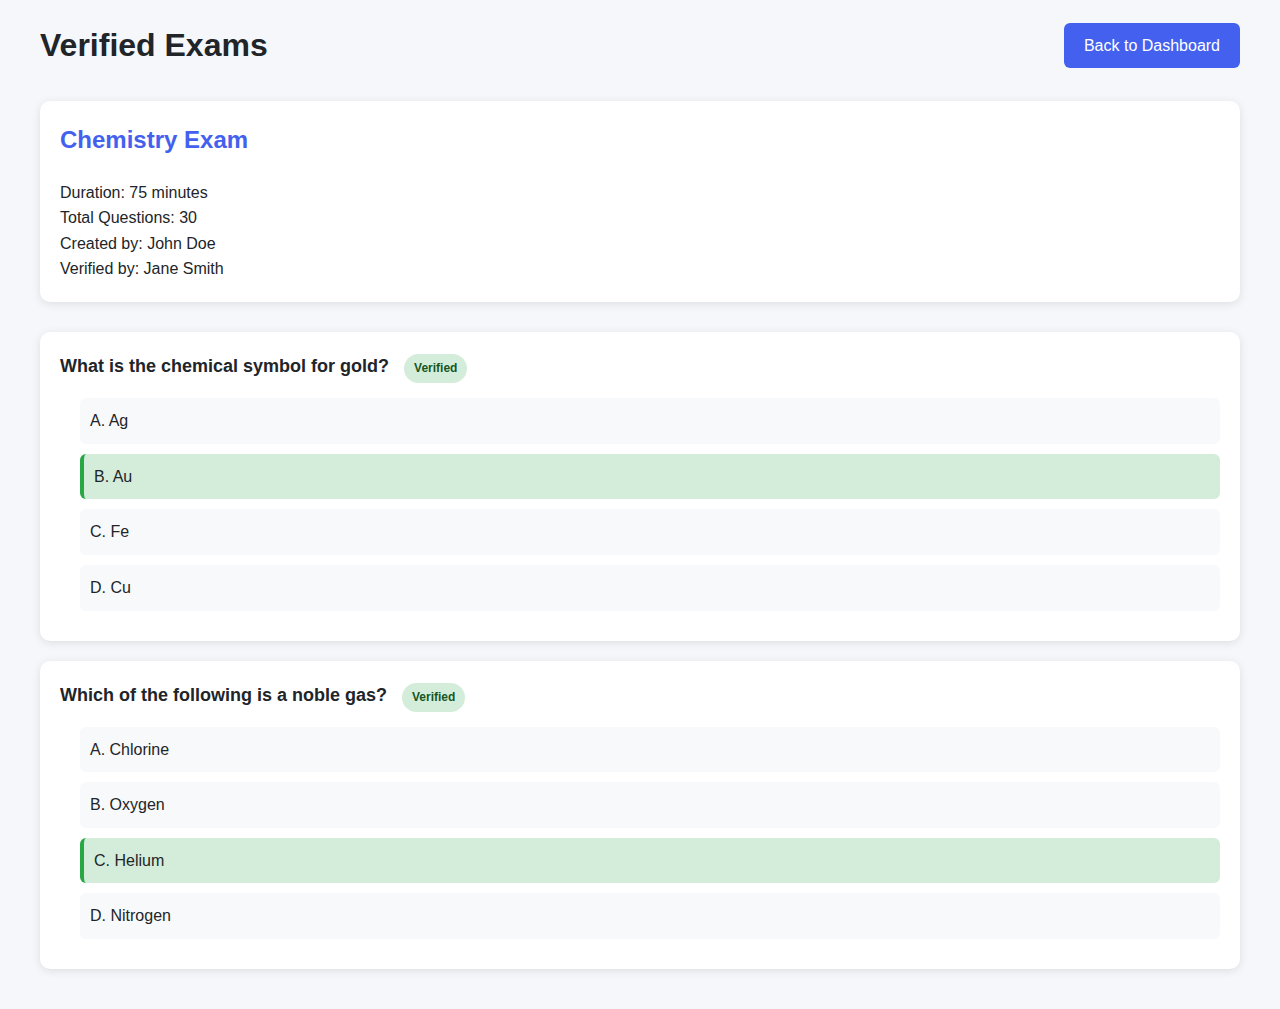
<file: Examcloud Ui/verified-exams.html>
<!DOCTYPE html>
<html lang="en">
<head>
    <meta charset="UTF-8">
    <meta name="viewport" content="width=device-width, initial-scale=1.0">
    <title>Verified Exams</title>
    <style>
        :root {
            --primary-color: #4361ee;
            --primary-hover: #3a56d4;
            --secondary-color: #f8f9fa;
            --border-color: #dee2e6;
            --text-color: #212529;
            --error-color: #dc3545;
            --success-color: #28a745;
        }
        
        * {
            box-sizing: border-box;
            margin: 0;
            padding: 0;
            font-family: 'Segoe UI', Tahoma, Geneva, Verdana, sans-serif;
        }
        
        body {
            background-color: #f5f7fa;
            color: var(--text-color);
            line-height: 1.6;
            padding: 20px;
        }

        .container {
            max-width: 1200px;
            margin: 0 auto;
        }

        .header {
            display: flex;
            justify-content: space-between;
            align-items: center;
            margin-bottom: 30px;
        }

        .back-btn {
            padding: 10px 20px;
            background-color: var(--primary-color);
            color: white;
            border: none;
            border-radius: 6px;
            cursor: pointer;
            text-decoration: none;
            display: inline-block;
            transition: background-color 0.3s;
        }

        .back-btn:hover {
            background-color: var(--primary-hover);
        }

        .exam-title {
            font-size: 24px;
            color: var(--primary-color);
            margin-bottom: 20px;
        }

        .exam-info {
            background-color: white;
            border-radius: 10px;
            padding: 20px;
            margin-bottom: 30px;
            box-shadow: 0 2px 10px rgba(0, 0, 0, 0.1);
        }

        .question-card {
            background-color: white;
            border-radius: 10px;
            padding: 20px;
            margin-bottom: 20px;
            box-shadow: 0 2px 10px rgba(0, 0, 0, 0.1);
        }

        .question-text {
            font-size: 18px;
            font-weight: 600;
            margin-bottom: 15px;
        }

        .options-list {
            list-style: none;
            margin-left: 20px;
        }

        .option {
            margin-bottom: 10px;
            padding: 10px;
            border-radius: 6px;
            background-color: var(--secondary-color);
        }

        .correct-option {
            background-color: #d4edda;
            border-left: 4px solid var(--success-color);
        }

        .status-badge {
            display: inline-block;
            padding: 5px 10px;
            border-radius: 15px;
            font-size: 12px;
            font-weight: 600;
            margin-left: 10px;
        }

        .status-verified {
            background-color: #d4edda;
            color: #155724;
        }
    </style>
</head>
<body>
    <div class="container">
        <div class="header">
            <h1>Verified Exams</h1>
            <a href="checker-dashboard.html" class="back-btn">Back to Dashboard</a>
        </div>

        <div class="exam-info">
            <h2 class="exam-title">Chemistry Exam</h2>
            <p>Duration: 75 minutes</p>
            <p>Total Questions: 30</p>
            <p>Created by: John Doe</p>
            <p>Verified by: Jane Smith</p>
        </div>

        <div class="question-card">
            <div class="question-text">
                What is the chemical symbol for gold?
                <span class="status-badge status-verified">Verified</span>
            </div>
            <ul class="options-list">
                <li class="option">A. Ag</li>
                <li class="option correct-option">B. Au</li>
                <li class="option">C. Fe</li>
                <li class="option">D. Cu</li>
            </ul>
        </div>

        <div class="question-card">
            <div class="question-text">
                Which of the following is a noble gas?
                <span class="status-badge status-verified">Verified</span>
            </div>
            <ul class="options-list">
                <li class="option">A. Chlorine</li>
                <li class="option">B. Oxygen</li>
                <li class="option correct-option">C. Helium</li>
                <li class="option">D. Nitrogen</li>
            </ul>
        </div>
    </div>
</body>
</html>
</file>
<file: Examcloud Ui/styles.css>
body {
  background: #f4f6fb;
  font-family: 'Segoe UI', Arial, sans-serif;
  margin: 0;
  min-height: 100vh;
  display: flex;
  align-items: center;
  justify-content: center;
}

.centered-card {
  background: #fff;
  padding: 2.5rem 2rem;
  border-radius: 16px;
  box-shadow: 0 4px 24px rgba(60,72,88,0.12);
  width: 100%;
  max-width: 400px;
}

h1 {
  text-align: center;
  margin-bottom: 2rem;
  color: #3a3a3a;
  font-size: 1.6rem;
  font-weight: 600;
}

.form-row {
  display: flex;
  flex-direction: column;
  margin-bottom: 1.2rem;
}

label {
  margin-bottom: 0.4rem;
  color: #444;
  font-size: 1rem;
  font-weight: 500;
}

input[type="text"], input[type="number"] {
  padding: 0.7rem 0.9rem;
  border: 1px solid #d1d5db;
  border-radius: 6px;
  font-size: 1rem;
  background: #f9fafb;
  transition: border 0.2s;
}

input:focus {
  border-color: #7c3aed;
  outline: none;
  background: #fff;
}

.button-row {
  display: flex;
  justify-content: space-between;
  gap: 1rem;
  margin-top: 1.5rem;
}

button {
  flex: 1;
  padding: 0.8rem 0;
  border: none;
  border-radius: 6px;
  font-size: 1.1rem;
  font-weight: 500;
  cursor: pointer;
  transition: background 0.2s, color 0.2s;
}

.discard-btn {
  background: #f3f4f6;
  color: #7c3aed;
  border: 1px solid #e5e7eb;
}

.discard-btn:hover {
  background: #ede9fe;
}

.proceed-btn {
  background: #7c3aed;
  color: #fff;
}

.proceed-btn:hover {
  background: #5b21b6;
}

@media (max-width: 500px) {
  .centered-card {
    padding: 1.2rem 0.5rem;
    max-width: 98vw;
  }
  h1 {
    font-size: 1.2rem;
  }
}
</file>
<file: Examcloud Ui/centers.css>
body {
  background: #f4f6fb;
  font-family: 'Segoe UI', Arial, sans-serif;
  margin: 0;
  min-height: 100vh;
  display: flex;
  align-items: center;
  justify-content: center;
}

.centered-card {
  background: #fff;
  padding: 2rem 1.5rem;
  border-radius: 18px;
  box-shadow: 0 4px 24px rgba(60,72,88,0.12);
  width: 100%;
  max-width: 420px;
}

h1, h2 {
  text-align: center;
  color: #3a3a3a;
  font-weight: 600;
}

h1 {
  margin-bottom: 1.5rem;
  font-size: 1.5rem;
}

h2 {
  margin-top: 2rem;
  font-size: 1.1rem;
  margin-bottom: 1rem;
}

form#centerForm {
  display: flex;
  flex-direction: column;
  gap: 0.7rem;
}

.form-row {
  display: flex;
  flex-direction: column;
  gap: 0.3rem;
}

label {
  color: #444;
  font-size: 1rem;
  font-weight: 500;
}

input[type="number"], input[type="datetime-local"], select {
  padding: 0.6rem 0.8rem;
  border: 1px solid #d1d5db;
  border-radius: 6px;
  font-size: 1rem;
  background: #f9fafb;
  transition: border 0.2s;
}

input:focus, select:focus {
  border-color: #7c3aed;
  outline: none;
  background: #fff;
}

.button-row {
  display: flex;
  justify-content: space-between;
  gap: 1rem;
  margin-top: 0.7rem;
}

button {
  flex: 1;
  padding: 0.7rem 0;
  border: none;
  border-radius: 6px;
  font-size: 1.05rem;
  font-weight: 500;
  cursor: pointer;
  transition: background 0.2s, color 0.2s;
}

#addCenterBtn {
  background: #f3f4f6;
  color: #7c3aed;
  border: 1px solid #e5e7eb;
}

#addCenterBtn:hover {
  background: #ede9fe;
}

.proceed-btn {
  background: #7c3aed;
  color: #fff;
}

.proceed-btn:hover {
  background: #5b21b6;
}

#selectedCentersSection {
  margin-top: 1.5rem;
}

#selectedCentersList {
  list-style: none;
  padding: 0;
  margin: 0;
  display: flex;
  flex-direction: column;
  gap: 0.8rem;
}

#selectedCentersList li {
  background: #f6f5ff;
  color: #3a3a3a;
  border-radius: 10px;
  padding: 0.9rem 1rem 0.7rem 1rem;
  box-shadow: 0 2px 8px rgba(124,58,237,0.06);
  display: flex;
  flex-direction: column;
  gap: 0.2rem;
  position: relative;
}

#selectedCentersList li strong {
  font-size: 1.08em;
  color: #5b21b6;
}

#selectedCentersList li span {
  font-size: 0.97em;
  color: #444;
}

.remove-btn {
  position: absolute;
  top: 0.7rem;
  right: 0.7rem;
  background: none;
  border: none;
  color: #b91c1c;
  font-size: 0.98em;
  cursor: pointer;
  padding: 0.2em 0.6em;
  border-radius: 4px;
  transition: background 0.15s;
}

.remove-btn:hover {
  background: #fee2e2;
}

@media (max-width: 500px) {
  .centered-card {
    padding: 1rem 0.3rem;
    max-width: 99vw;
  }
  h1 {
    font-size: 1.1rem;
  }
  #selectedCentersList li {
    padding: 0.7rem 0.5rem 0.6rem 0.5rem;
  }
}
</file>
